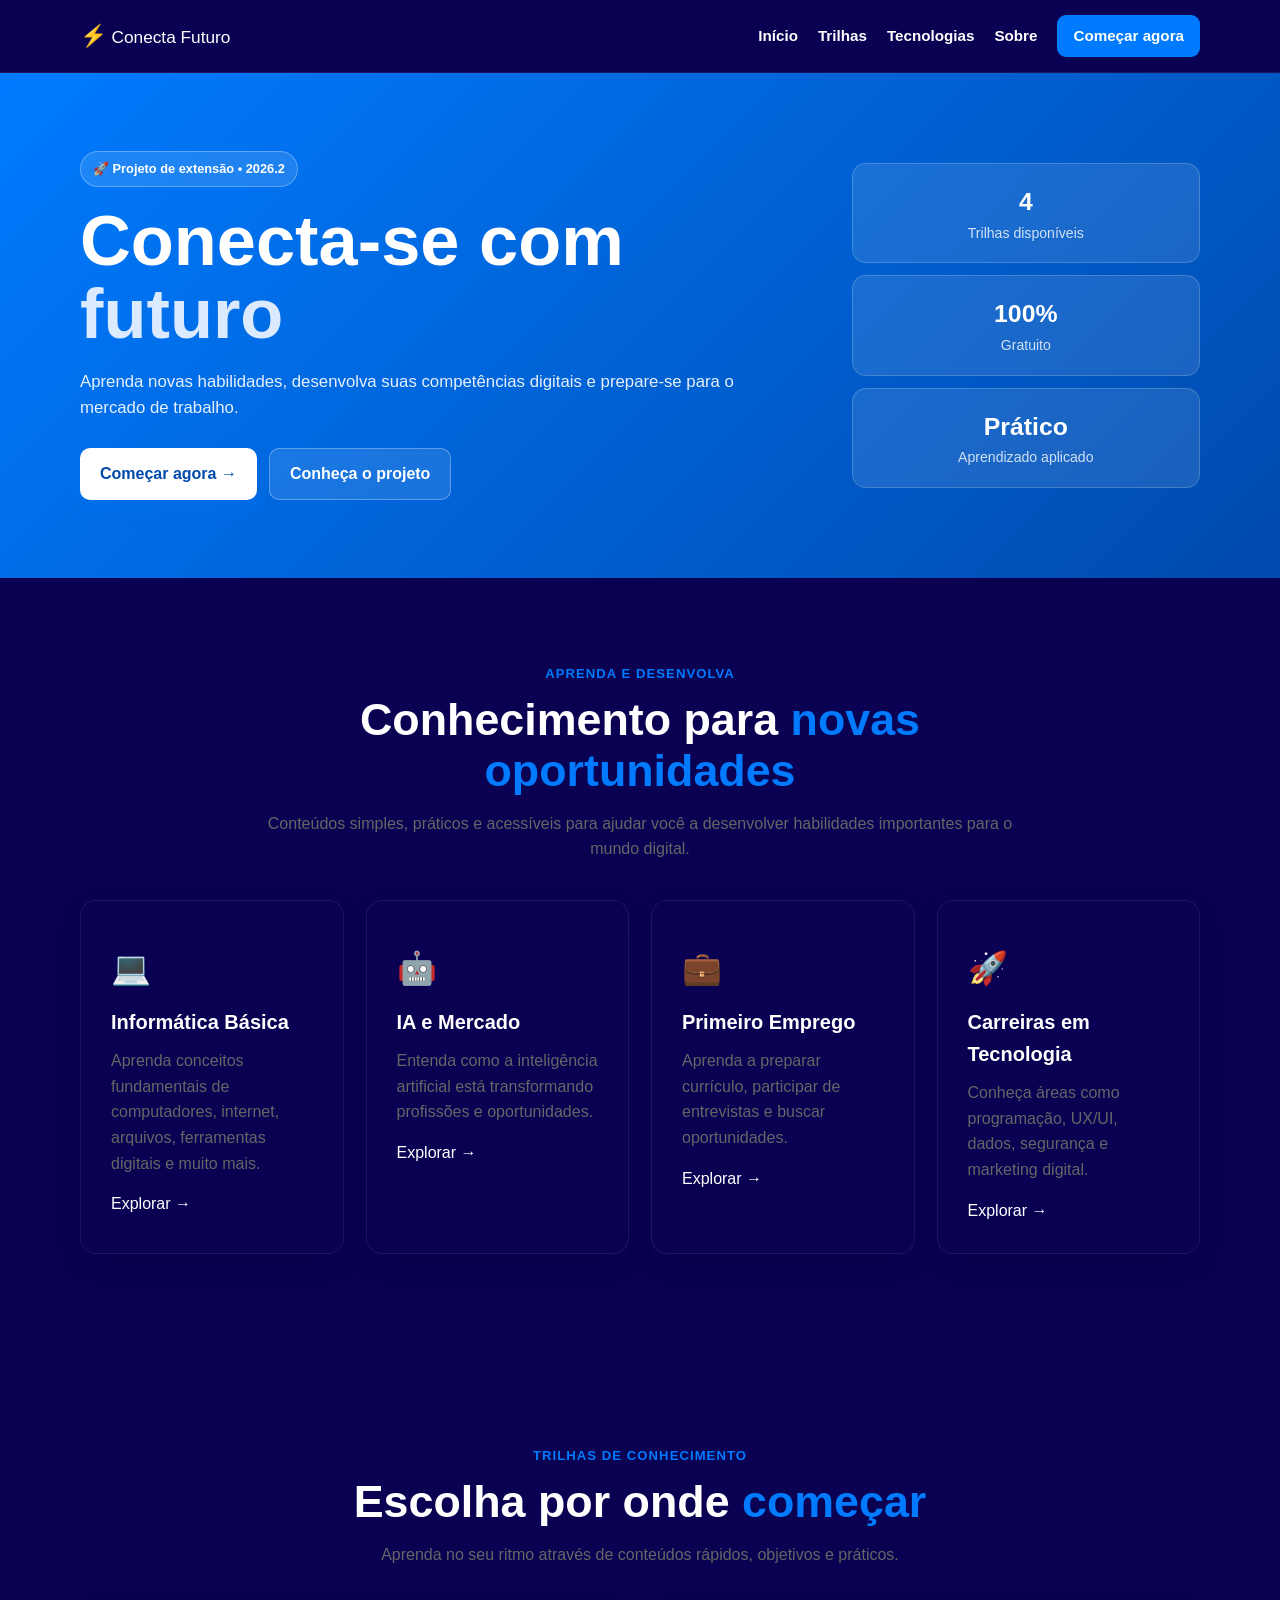
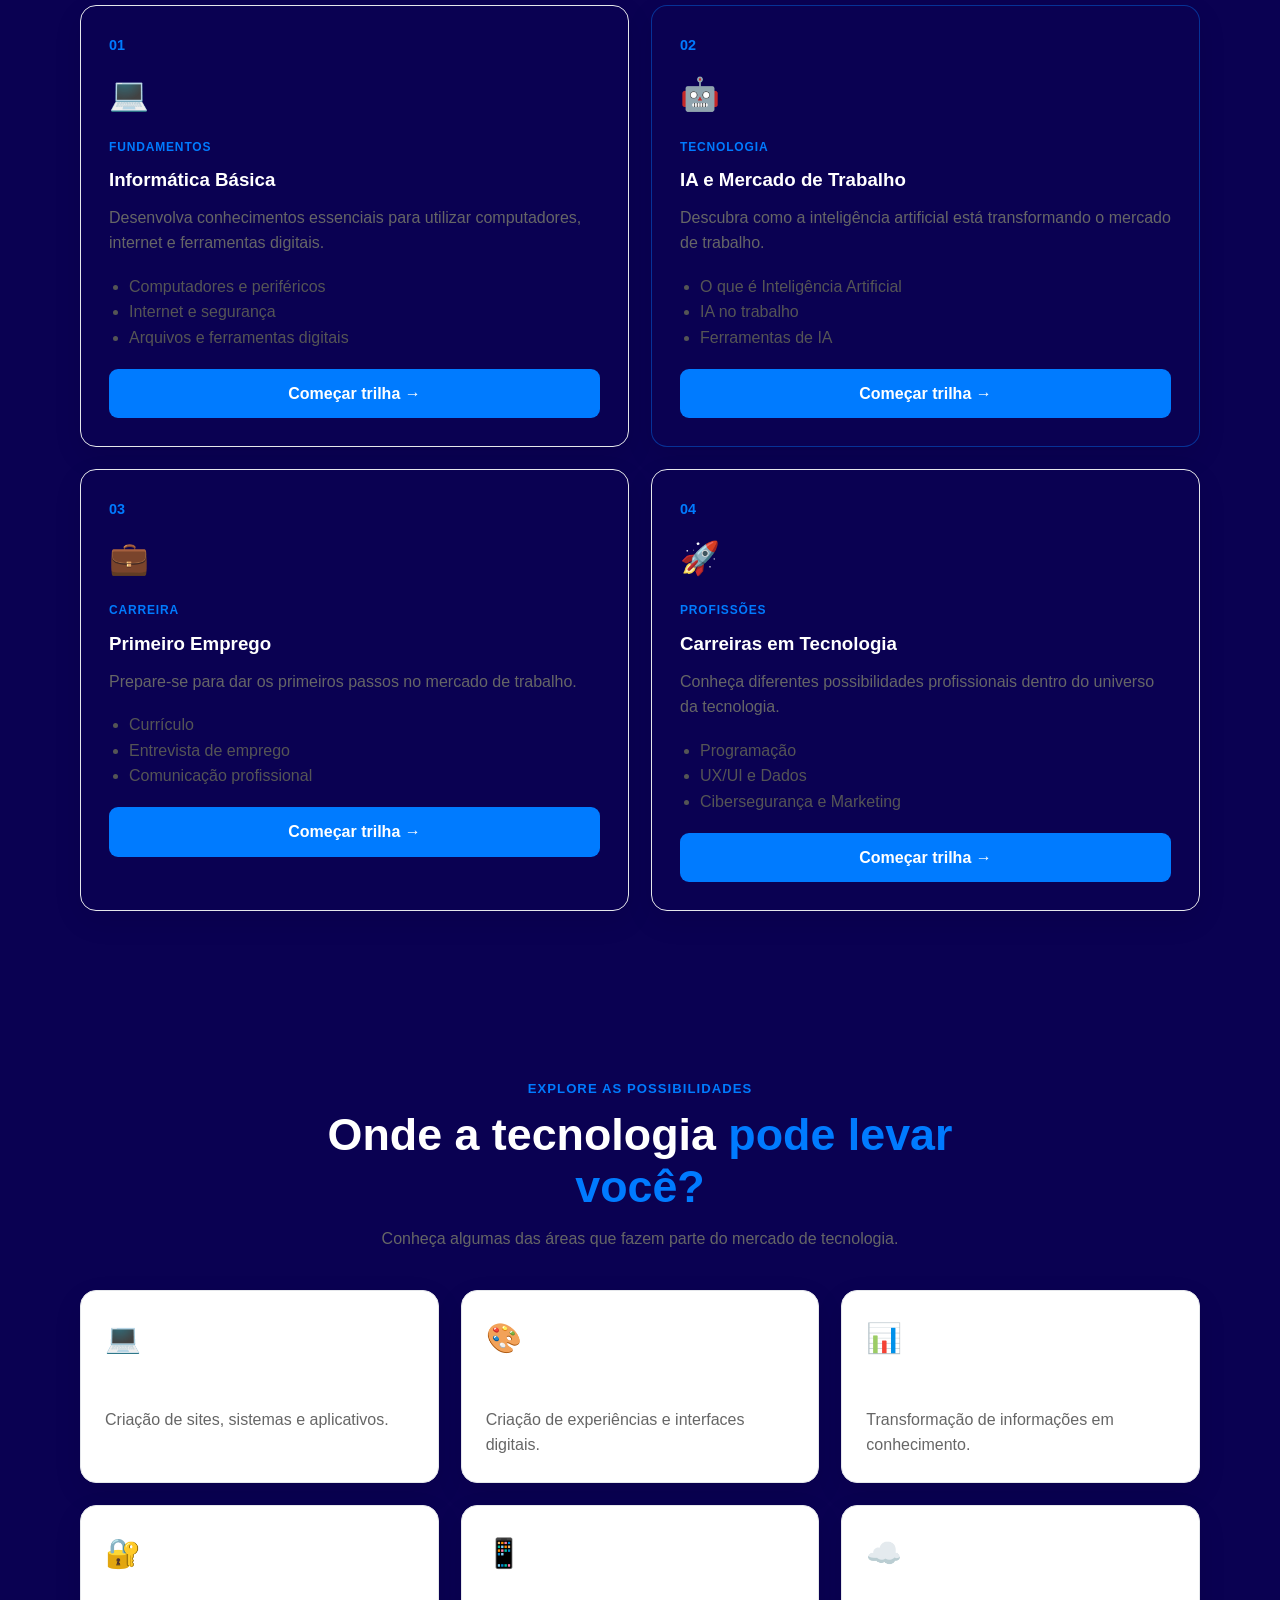
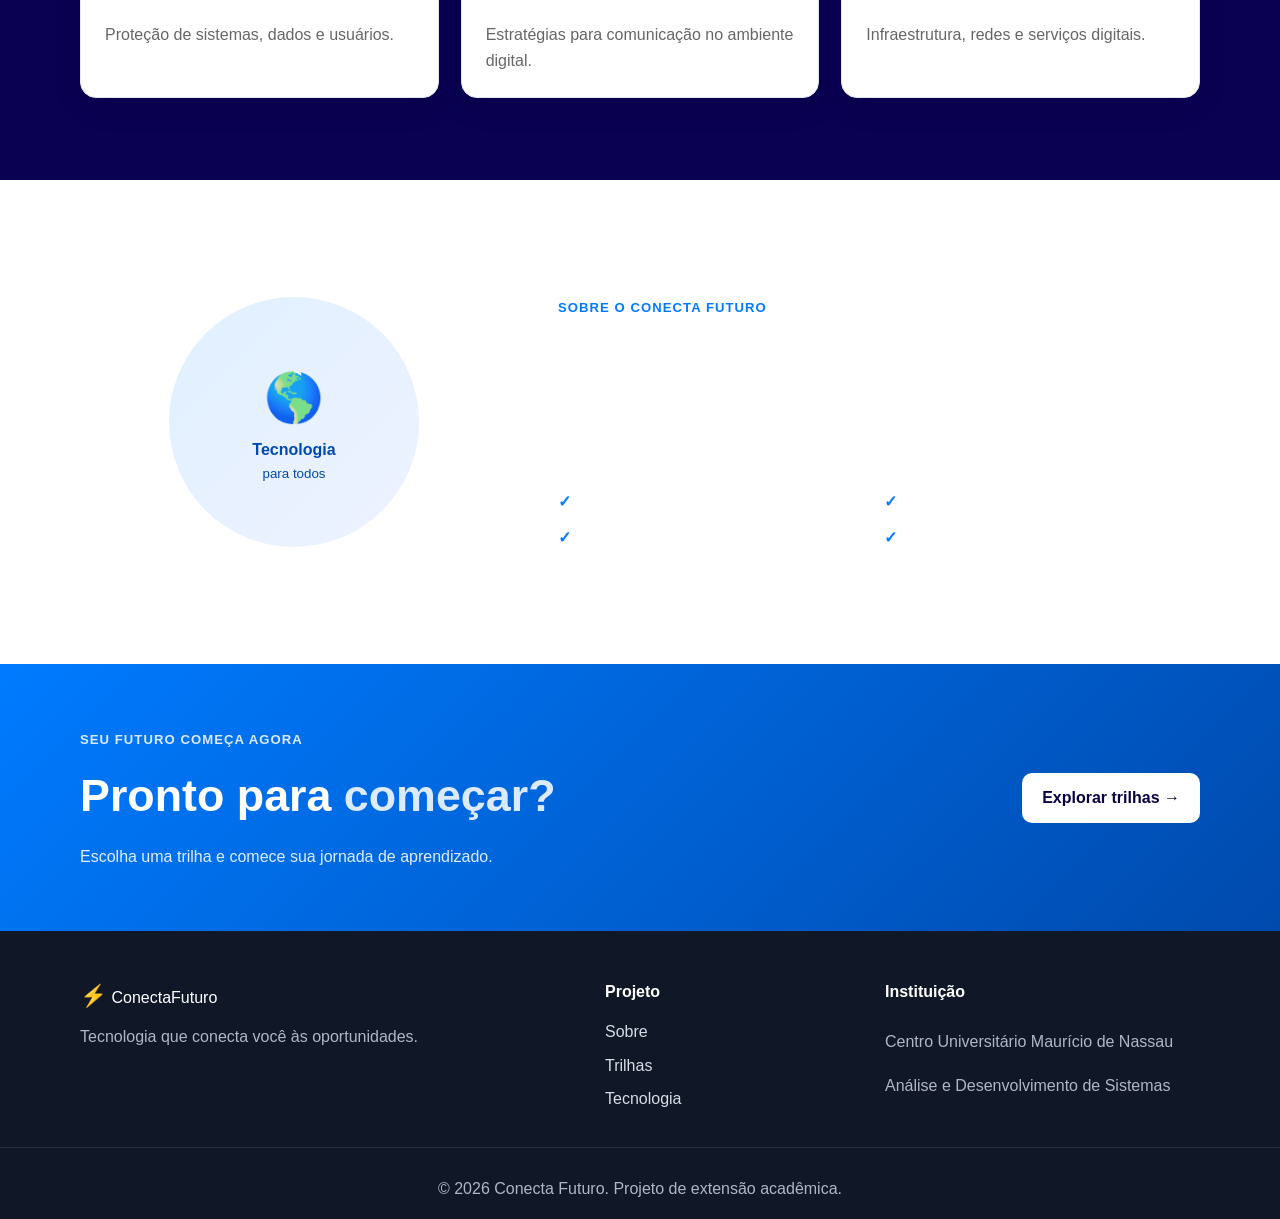
<file: index.html>
<!DOCTYPE html>
<html lang="pt-BR">
    <head>
        <meta charset="UTF-8">
        <meta name="viewport" content="width=device-width, initial-scale=1.0">
        <meta name="description" content="Conecta futuro - Capacitação tecnológica e preparação para o mercado de trabalho">

        <title>Conecta Futuro | Tecnologia e Oportunidades</title>

        <link rel="stylesheet" href="css/style.css">
    </head>

    <body>
        <!-- ==============================================
            cabeçalho do site
        =============================================== -->

        <header class="header">

            <div class="container navbar">
                <a href="#inicio" class="logo">
                    <span class="logo-icon">⚡</span>
                    <span class="logo-text">Conecta Futuro</span>
                </a>

                <button class="menu-toggle" id="menutoggle" aria-label="abrir menu">
                    ☰
                </button>
                
                <nav class="nav" id="nav">
                    <a href="#inicio">Início</a>
                    <a href="#trilhas">Trilhas</a>
                    <a href="#tecnologias">Tecnologias</a>
                    <a href="#sobre">Sobre</a>

                    <a href="cadastro.html" class="nav-button">Começar agora</a>
                </nav>


            </div>

        </header>

        <main>
            <!-- ===================================
                  Hero/ Início 
             ======================================= -->

             <section class="hero" id="inicio">
                <div class="container hero-content">
                    <div class="hero-texto">
                        <span class="badge">
                            🚀 Projeto de extensão • 2026.2
                        </span>
                        <h1>
                            Conecta-se com 
                            <span>futuro</span>
                        </h1>
                        <p>
                            Aprenda novas habilidades, desenvolva suas competências digitais e prepare-se para o mercado de trabalho.
                        </p>
                    <div class="hero-buttons">
                        <a href="cadastro.html" class="btn btn-primary">Começar agora →</a>
                        <a href="#sobre" class="btn btn-secondary">Conheça o projeto</a>
                    </div>   
                    </div>
                    <div class="hero-infor">

                        <div>
                            <strong>4</strong>
                            <span>Trilhas disponíveis</span>
                        </div>
                        <div>
                            <strong>100%</strong>
                            <span>Gratuito</span>
                        </div>
                        <div>
                            <strong>Prático</strong>
                            <span>Aprendizado aplicado</span>
                        </div>
                    </div>
                </div>



             </section>
        <!-- =========================
             O QUE VOCÊ VAI APRENDER
        ========================== -->

        <section class="learning" id="tecnologias">

            <div class="container">

                <div class="section-header">

                    <span class="section-label">
                        APRENDA E DESENVOLVA
                    </span>

                    <h2>
                        Conhecimento para
                        <span>novas oportunidades</span>
                    </h2>

                    <p>
                        Conteúdos simples, práticos e acessíveis para
                        ajudar você a desenvolver habilidades importantes
                        para o mundo digital.
                    </p>

                </div>


                <div class="feature-grid">

                    <article class="feature-card">

                        <div class="feature-icon">
                            💻
                        </div>

                        <h3>
                            Informática Básica
                        </h3>

                        <p>
                            Aprenda conceitos fundamentais de computadores,
                            internet, arquivos, ferramentas digitais e muito mais.
                        </p>

                        <a href="#trilhas">
                            Explorar →
                        </a>

                    </article>


                    <article class="feature-card">

                        <div class="feature-icon purple">
                            🤖
                        </div>

                        <h3>
                            IA e Mercado
                        </h3>

                        <p>
                            Entenda como a inteligência artificial está
                            transformando profissões e oportunidades.
                        </p>

                        <a href="#trilhas">
                            Explorar →
                        </a>

                    </article>


                    <article class="feature-card">

                        <div class="feature-icon orange">
                            💼
                        </div>

                        <h3>
                            Primeiro Emprego
                        </h3>

                        <p>
                            Aprenda a preparar currículo, participar de
                            entrevistas e buscar oportunidades.
                        </p>

                        <a href="#trilhas">
                            Explorar →
                        </a>

                    </article>


                    <article class="feature-card">

                        <div class="feature-icon green">
                            🚀
                        </div>

                        <h3>
                            Carreiras em Tecnologia
                        </h3>

                        <p>
                            Conheça áreas como programação, UX/UI,
                            dados, segurança e marketing digital.
                        </p>

                        <a href="#trilhas">
                            Explorar →
                        </a>

                    </article>

                </div>

            </div>

        </section>


        <!-- =========================
             TRILHAS
        ========================== -->

        <section class="trilhas" id="trilhas">

            <div class="container">

                <div class="section-header">

                    <span class="section-label">
                        TRILHAS DE CONHECIMENTO
                    </span>

                    <h2>
                        Escolha por onde
                        <span>começar</span>
                    </h2>

                    <p>
                        Aprenda no seu ritmo através de conteúdos
                        rápidos, objetivos e práticos.
                    </p>

                </div>


                <div class="trail-grid">

                    <!-- TRILHA 01 -->

                    <article class="trail-card">

                        <div class="trail-number">
                            01
                        </div>

                        <div class="trail-icon">
                            💻
                        </div>

                        <span class="trail-tag">
                            FUNDAMENTOS
                        </span>

                        <h3>
                            Informática Básica
                        </h3>

                        <p>
                            Desenvolva conhecimentos essenciais para
                            utilizar computadores, internet e ferramentas digitais.
                        </p>

                        <ul>
                            <li>Computadores e periféricos</li>
                            <li>Internet e segurança</li>
                            <li>Arquivos e ferramentas digitais</li>
                        </ul>

                        <button class="trail-button"
                            onclick="abrirTrilha('Informática Básica')">
                            Começar trilha →
                        </button>

                    </article>


                    <!-- TRILHA 02 -->

                    <article class="trail-card featured">

                        <div class="trail-number">
                            02
                        </div>

                        <div class="trail-icon">
                            🤖
                        </div>

                        <span class="trail-tag">
                            TECNOLOGIA
                        </span>

                        <h3>
                            IA e Mercado de Trabalho
                        </h3>

                        <p>
                            Descubra como a inteligência artificial está
                            transformando o mercado de trabalho.
                        </p>

                        <ul>
                            <li>O que é Inteligência Artificial</li>
                            <li>IA no trabalho</li>
                            <li>Ferramentas de IA</li>
                        </ul>

                        <button class="trail-button"
                            onclick="abrirTrilha('IA e Mercado de Trabalho')">
                            Começar trilha →
                        </button>

                    </article>


                    <!-- TRILHA 03 -->

                    <article class="trail-card">

                        <div class="trail-number">
                            03
                        </div>

                        <div class="trail-icon">
                            💼
                        </div>

                        <span class="trail-tag">
                            CARREIRA
                        </span>

                        <h3>
                            Primeiro Emprego
                        </h3>

                        <p>
                            Prepare-se para dar os primeiros passos
                            no mercado de trabalho.
                        </p>

                        <ul>
                            <li>Currículo</li>
                            <li>Entrevista de emprego</li>
                            <li>Comunicação profissional</li>
                        </ul>

                        <button class="trail-button"
                            onclick="abrirTrilha('Primeiro Emprego')">
                            Começar trilha →
                        </button>

                    </article>


                    <!-- TRILHA 04 -->

                    <article class="trail-card">

                        <div class="trail-number">
                            04
                        </div>

                        <div class="trail-icon">
                            🚀
                        </div>

                        <span class="trail-tag">
                            PROFISSÕES
                        </span>

                        <h3>
                            Carreiras em Tecnologia
                        </h3>

                        <p>
                            Conheça diferentes possibilidades profissionais
                            dentro do universo da tecnologia.
                        </p>

                        <ul>
                            <li>Programação</li>
                            <li>UX/UI e Dados</li>
                            <li>Cibersegurança e Marketing</li>
                        </ul>

                        <button class="trail-button"
                            onclick="abrirTrilha('Carreiras em Tecnologia')">
                            Começar trilha →
                        </button>

                    </article>

                </div>

            </div>

        </section>


        <!-- =========================
             ÁREAS DA TECNOLOGIA
        ========================== -->

        <section class="careers">

            <div class="container">

                <div class="section-header">

                    <span class="section-label">
                        EXPLORE AS POSSIBILIDADES
                    </span>

                    <h2>
                        Onde a tecnologia
                        <span>pode levar você?</span>
                    </h2>

                    <p>
                        Conheça algumas das áreas que fazem parte
                        do mercado de tecnologia.
                    </p>

                </div>


                <div class="career-grid">

                    <div class="career-card">
                        <span>💻</span>
                        <h3>Programação</h3>
                        <p>Criação de sites, sistemas e aplicativos.</p>
                    </div>

                    <div class="career-card">
                        <span>🎨</span>
                        <h3>UX/UI</h3>
                        <p>Criação de experiências e interfaces digitais.</p>
                    </div>

                    <div class="career-card">
                        <span>📊</span>
                        <h3>Dados</h3>
                        <p>Transformação de informações em conhecimento.</p>
                    </div>

                    <div class="career-card">
                        <span>🔐</span>
                        <h3>Cibersegurança</h3>
                        <p>Proteção de sistemas, dados e usuários.</p>
                    </div>

                    <div class="career-card">
                        <span>📱</span>
                        <h3>Marketing Digital</h3>
                        <p>Estratégias para comunicação no ambiente digital.</p>
                    </div>

                    <div class="career-card">
                        <span>☁️</span>
                        <h3>Cloud & TI</h3>
                        <p>Infraestrutura, redes e serviços digitais.</p>
                    </div>

                </div>

            </div>

        </section>


        <!-- =========================
             SOBRE O PROJETO
        ========================== -->

        <section class="about" id="sobre">

            <div class="container about-content">

                <div class="about-image">

                    <div class="about-circle">

                        <span>🌎</span>

                        <strong>
                            Tecnologia
                        </strong>

                        <small>
                            para todos
                        </small>

                    </div>

                </div>


                <div class="about-text">

                    <span class="section-label">
                        SOBRE O CONECTA FUTURO
                    </span>

                    <h2>
                        Tecnologia também é
                        <span>oportunidade.</span>
                    </h2>

                    <p>
                        O Conecta Futuro é um projeto de extensão
                        desenvolvido por estudantes de Análise e
                        Desenvolvimento de Sistemas.
                    </p>

                    <p>
                        Nosso objetivo é promover a inclusão digital
                        e ajudar jovens e pessoas da comunidade a
                        desenvolver competências importantes para
                        as transformações do mercado de trabalho.
                    </p>

                    <div class="about-list">

                        <div>
                            <span>✓</span>
                            Conteúdo gratuito
                        </div>

                        <div>
                            <span>✓</span>
                            Linguagem acessível
                        </div>

                        <div>
                            <span>✓</span>
                            Atividades práticas
                        </div>

                        <div>
                            <span>✓</span>
                            Preparação profissional
                        </div>

                    </div>

                </div>

            </div>

        </section>


        <!-- =========================
             CTA
        ========================== -->

        <section class="cta">

            <div class="container cta-content">

                <div>

                    <span class="section-label">
                        SEU FUTURO COMEÇA AGORA
                    </span>

                    <h2>
                        Pronto para
                        <span>começar?</span>
                    </h2>

                    <p>
                        Escolha uma trilha e comece sua jornada
                        de aprendizado.
                    </p>

                </div>

                <a href="#trilhas" class="btn btn-light">
                    Explorar trilhas →
                </a>

            </div>

        </section>


    </main>


    <!-- =========================
         RODAPÉ
    ========================== -->

    <footer class="footer">

        <div class="container footer-content">

            <div>

                <a href="#inicio" class="logo footer-logo">
                    <span class="logo-icon">⚡</span>
                    <span>Conecta<span>Futuro</span></span>
                </a>

                <p>
                    Tecnologia que conecta você às oportunidades.
                </p>

            </div>


            <div class="footer-links">

                <h4>Projeto</h4>

                <a href="#sobre">Sobre</a>
                <a href="#trilhas">Trilhas</a>
                <a href="#tecnologias">Tecnologia</a>

            </div>


            <div class="footer-links">

                <h4>Instituição</h4>

                <p>
                    Centro Universitário Maurício de Nassau
                </p>

                <p>
                    Análise e Desenvolvimento de Sistemas
                </p>

            </div>

        </div>


        <div class="footer-bottom">

            <p>
                © 2026 Conecta Futuro. Projeto de extensão acadêmica.
            </p>

        </div>

    </footer>


    <!-- =========================
         MODAL DAS TRILHAS
    ========================== -->

    <div class="modal" id="trailModal">

        <div class="modal-content">

            <button class="modal-close" id="modalClose">
                ×
            </button>

            <span class="section-label">
                TRILHA DE CONHECIMENTO
            </span>

            <h2 id="modalTitle">
                Trilha
            </h2>

            <p>
                Em breve você poderá acessar as aulas,
                tutoriais e atividades desta trilha.
            </p>

            <button class="btn btn-primary" id="modalButton">
                Entendi
            </button>

        </div>

    </div>


    <script src="js/script.js"></script>

</body>

</html>
</file>
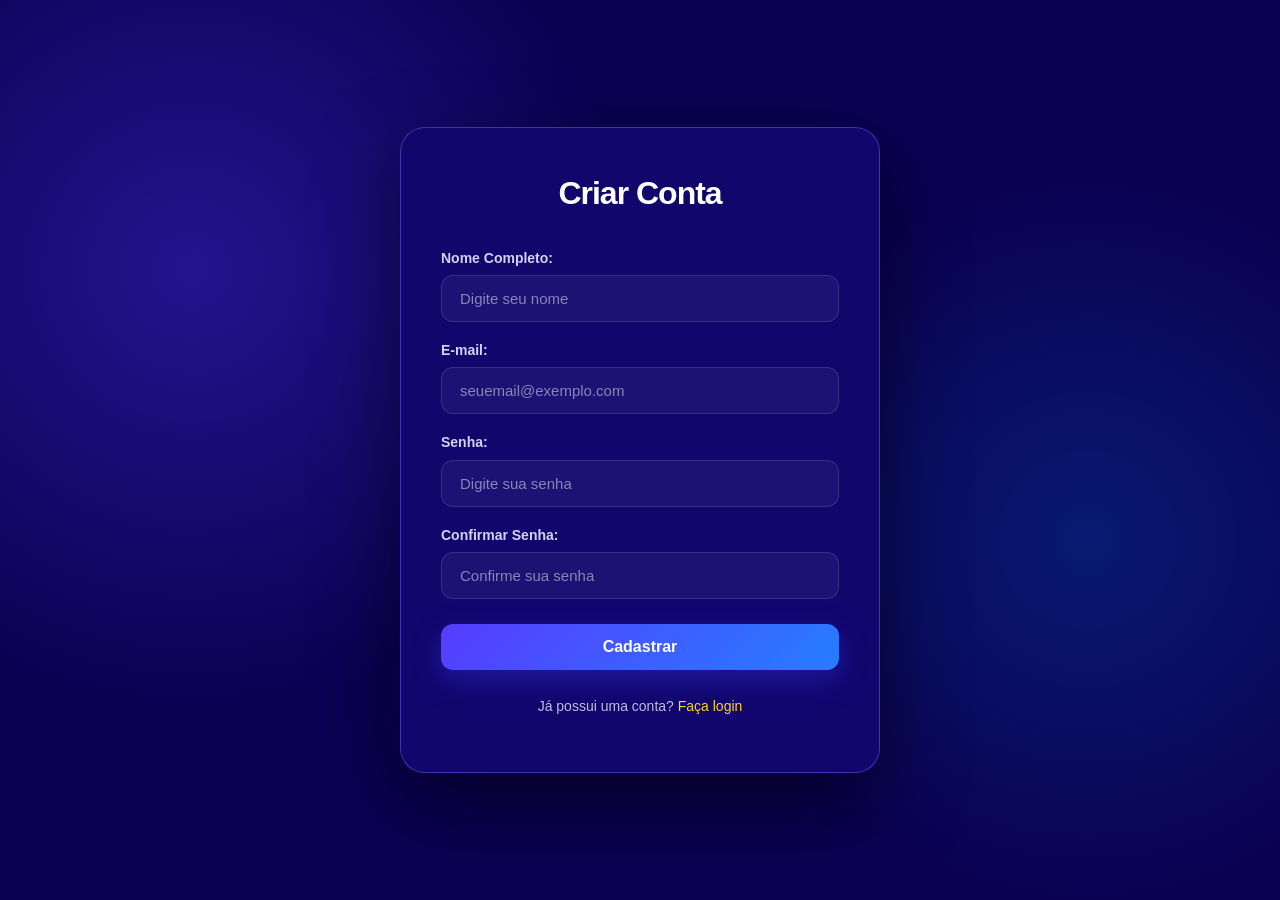
<file: cadastro.html>
<!DOCTYPE html>
<html lang="pt-BR">

<head>
    <meta charset="UTF-8">
    <meta name="viewport" content="width=device-width, initial-scale=1.0">

    <title>Cadastro</title>

    <link rel="stylesheet" href="css/auth.css">
</head>

<body>

    <main class="auth-container">

        <h2>Criar Conta</h2>

       <form id="cadastroForm">

            <div>
                <label for="nome">Nome Completo:</label>

                <input
                    type="text"
                    id="nome"
                    name="nome"
                    placeholder="Digite seu nome"
                    required
                >
            </div>

            <div>
                <label for="email">E-mail:</label>

                <input
                    type="email"
                    id="email"
                    name="email"
                    placeholder="seuemail@exemplo.com"
                    required
                >
            </div>

            <div>
                <label for="senha">Senha:</label>

                <input
                    type="password"
                    id="senha"
                    name="senha"
                    placeholder="Digite sua senha"
                    minlength="6"
                    required
                >
            </div>

            <div>
                <label for="confirmarSenha">Confirmar Senha:</label>

                <input
                    type="password"
                    id="confirmarSenha"
                    name="confirmarSenha"
                    placeholder="Confirme sua senha"
                    required
                >
            </div>

            <button type="submit">
                Cadastrar
            </button>
           
           <p id="mensagem"></p>

        </form>

        <p class="login-link">
            Já possui uma conta?
            <a href="login.html">Faça login</a>
        </p>

    </main>
    
<script src="js/script.js"></script>
    
</body>

</html>
</file>
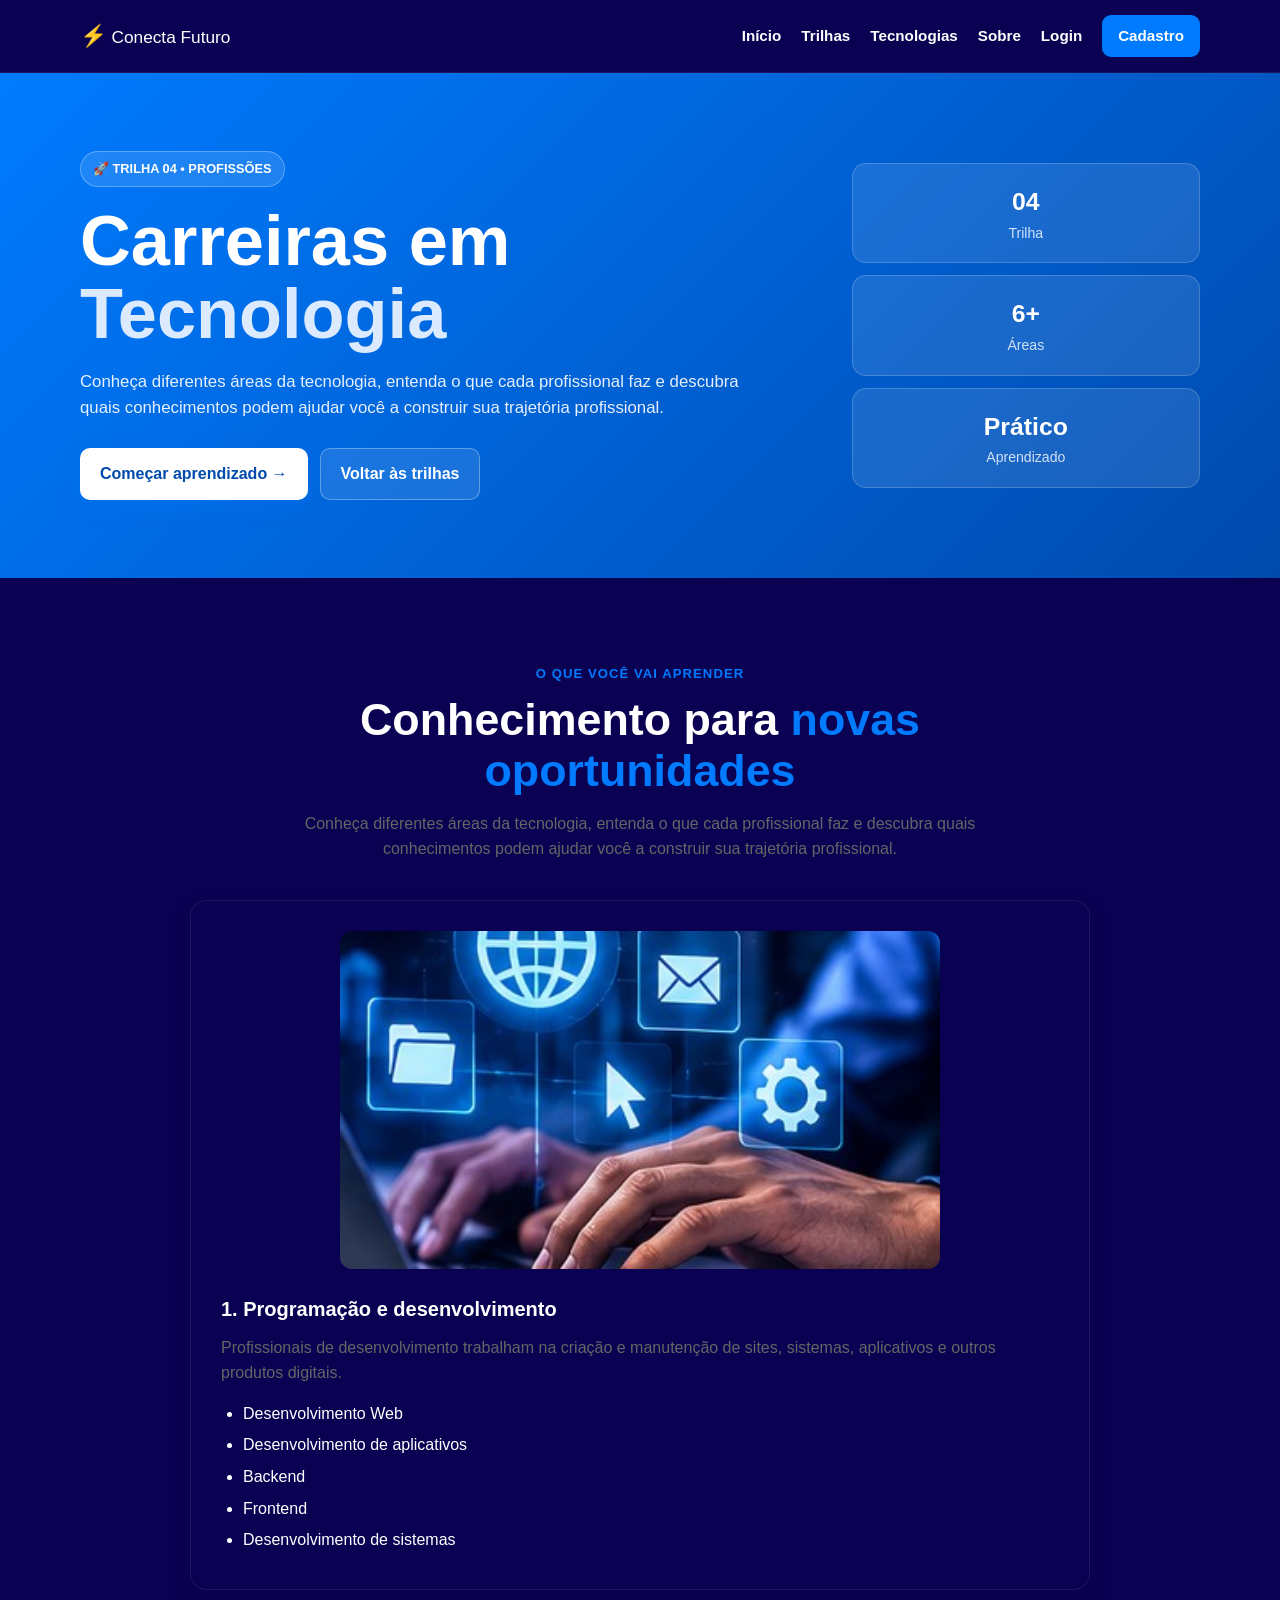
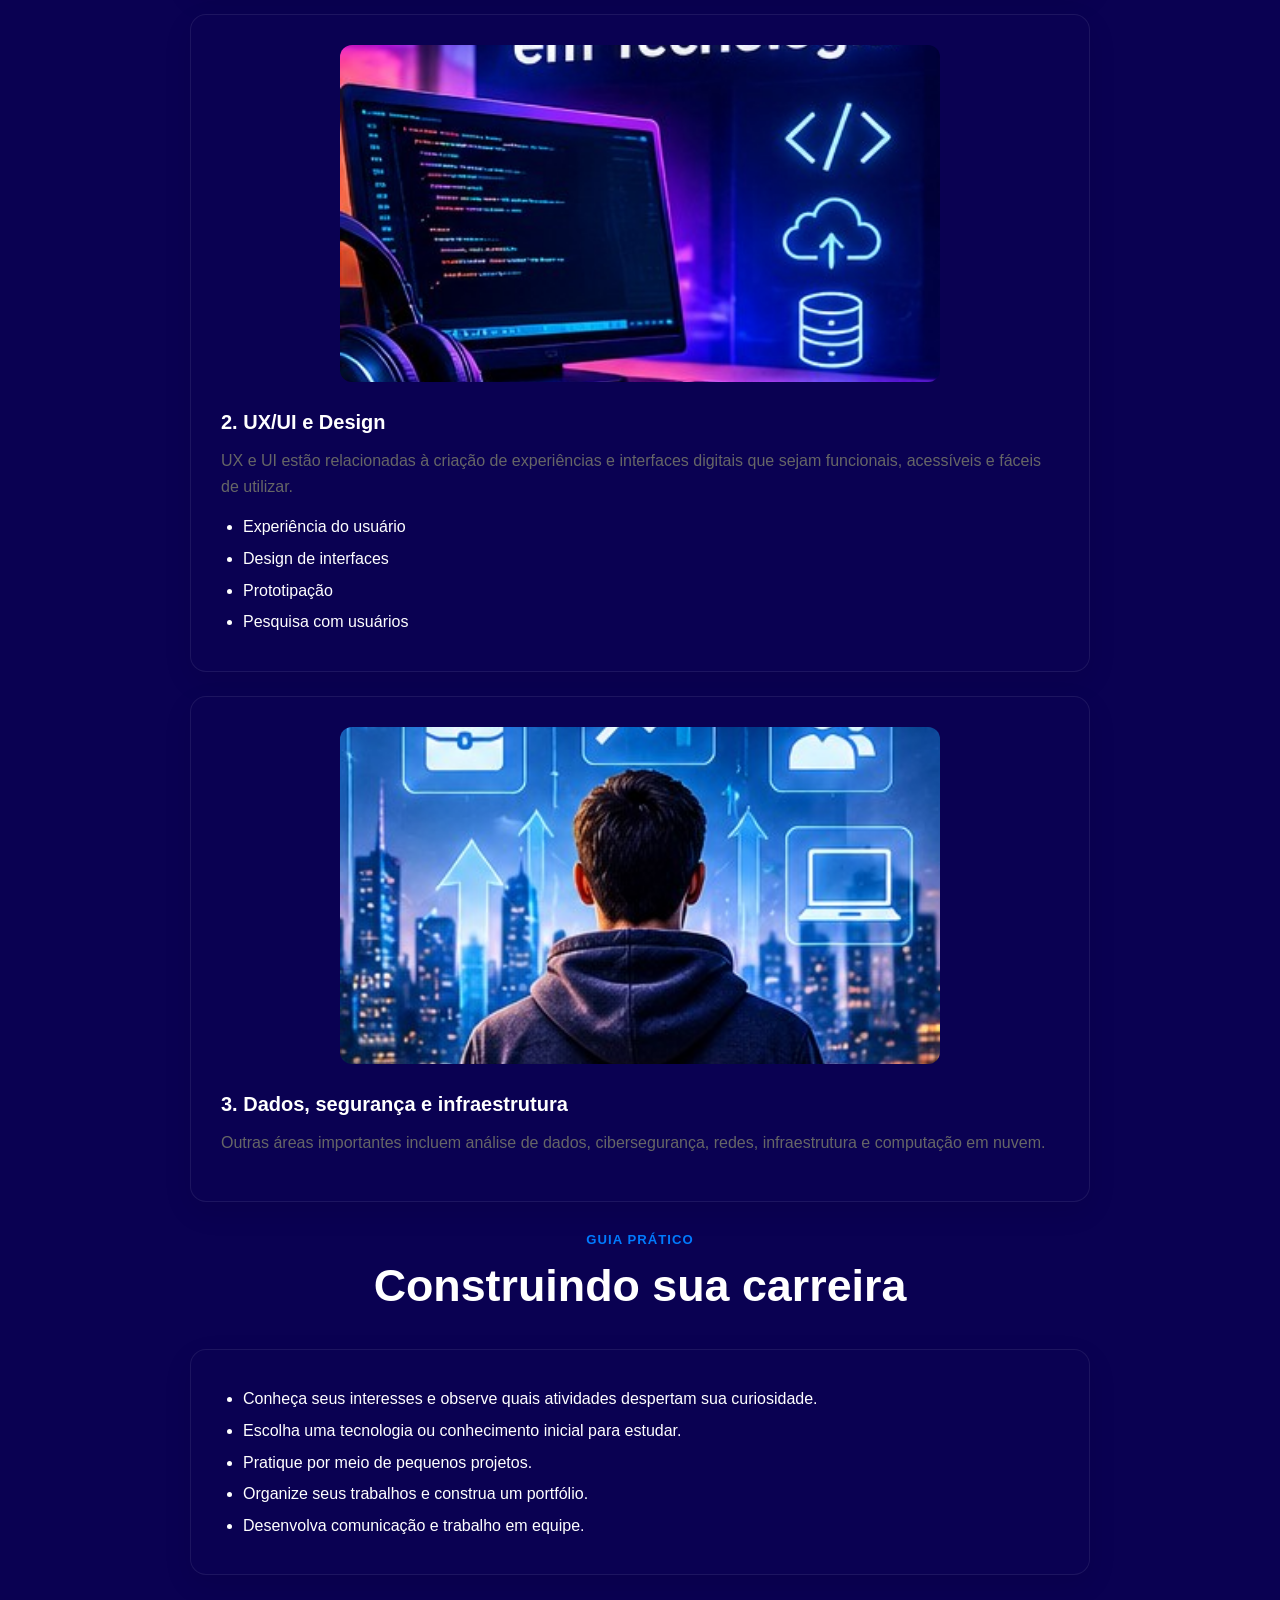
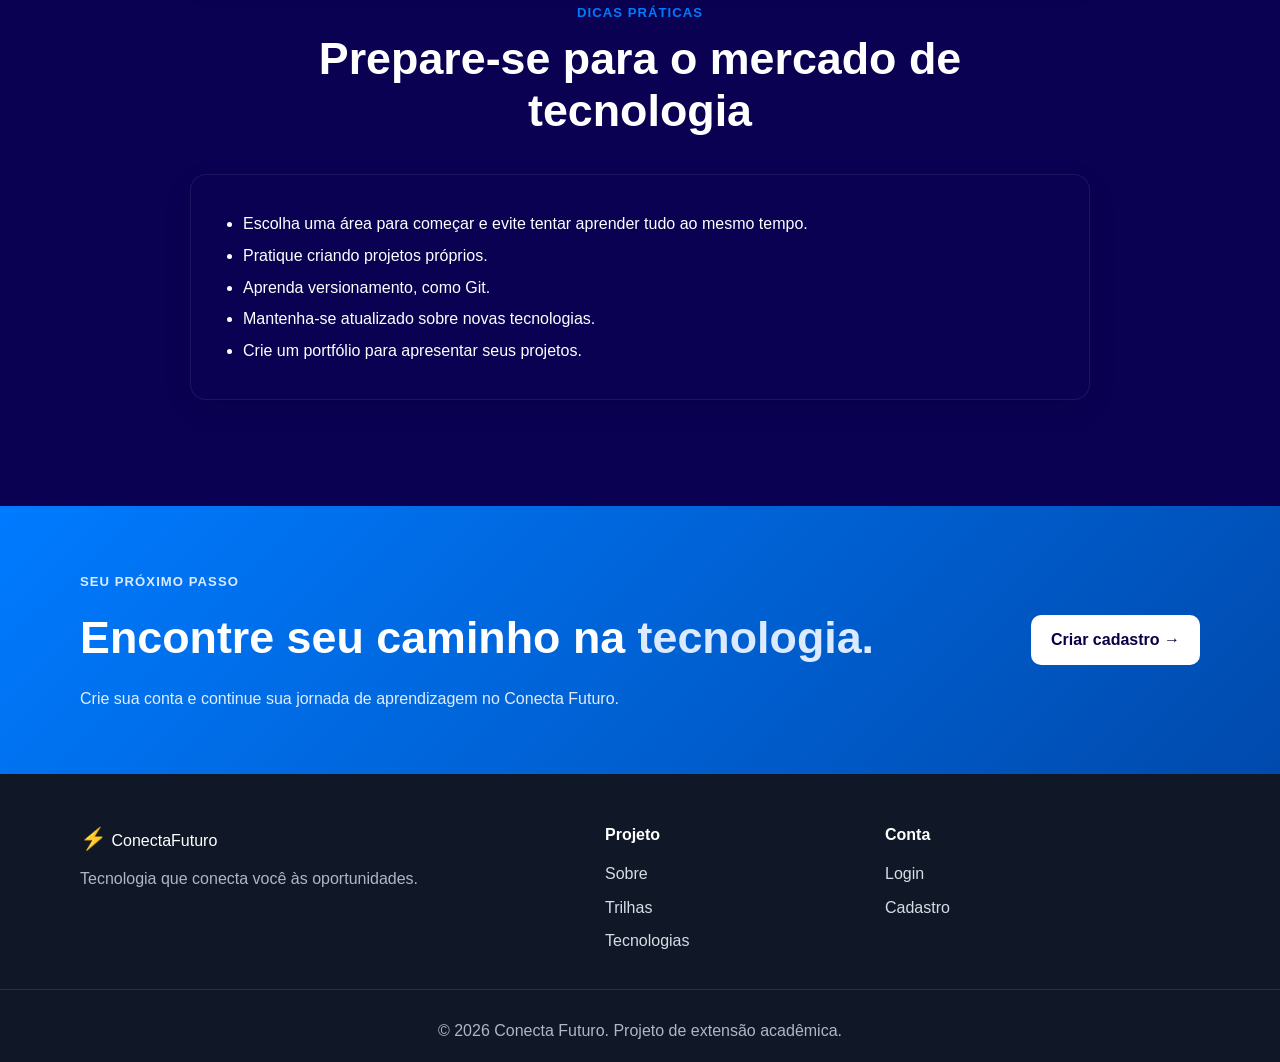
<file: carreiras-tecnologia.html>
<!DOCTYPE html>
<html lang="pt-BR">
<head>
    <meta charset="UTF-8">
    <meta name="viewport" content="width=device-width, initial-scale=1.0">
    <meta name="description" content="Carreiras em Tecnologia — trilha do Conecta Futuro">
    <title>Carreiras em Tecnologia | Conecta Futuro</title>
    <link rel="stylesheet" href="css/style.css">
</head>

<body>
    <!-- Cabeçalho reutilizado em todas as trilhas. -->
    <header class="header">
        <div class="container navbar">
            <a href="index.html" class="logo" aria-label="Conecta Futuro - página inicial">
                <span class="logo-icon" aria-hidden="true">⚡</span>
                <span class="logo-text">Conecta Futuro</span>
            </a>

            <button class="menu-toggle" id="menutoggle"
                type="button" aria-label="Abrir menu" aria-controls="nav"
                aria-expanded="false">☰</button>

            <nav class="nav" id="nav" aria-label="Navegação principal">
                <a href="index.html">Início</a>
                <a href="index.html#trilhas">Trilhas</a>
                <a href="index.html#tecnologias">Tecnologias</a>
                <a href="index.html#sobre">Sobre</a>
                <a href="login.html">Login</a>
                <a href="cadastro.html" class="nav-button">Cadastro</a>
            </nav>
        </div>
    </header>

    <main>
        <section class="hero">
            <div class="container hero-content">
                <div class="hero-texto">
                    <span class="badge">🚀 TRILHA 04 • PROFISSÕES</span>
                    <h1>Carreiras em <span>Tecnologia</span></h1>
                    <p>Conheça diferentes áreas da tecnologia, entenda o que cada profissional faz e descubra quais conhecimentos podem ajudar você a construir sua trajetória profissional.</p>

                    <div class="hero-buttons">
                        <a href="#conteudo" class="btn btn-primary">Começar aprendizado →</a>
                        <a href="index.html#trilhas" class="btn btn-secondary">Voltar às trilhas</a>
                    </div>
                </div>

                <div class="hero-infor" aria-label="Informações da trilha">
                    <div>
                        <strong>04</strong>
                        <span>Trilha</span>
                    </div>
                    <div>
                        <strong>6+</strong>
                        <span>Áreas</span>
                    </div>
                    <div>
                        <strong>Prático</strong>
                        <span>Aprendizado</span>
                    </div>
                </div>
            </div>
        </section>

        <section class="learning" id="conteudo">
            <div class="container">
                <div class="section-header">
                    <span class="section-label">O QUE VOCÊ VAI APRENDER</span>
                    <h2>Conhecimento para <span>novas oportunidades</span></h2>
                    <p>Conheça diferentes áreas da tecnologia, entenda o que cada profissional faz e descubra quais conhecimentos podem ajudar você a construir sua trajetória profissional.</p>
                </div>

                <article class="feature-card">
                    <img src="imagens/carreira1.jpeg"
                        alt="Profissional trabalhando com programação"
                        onerror="this.removeAttribute('src'); this.alt='Profissional trabalhando com programação';">

                    <h3>1. Programação e desenvolvimento</h3>

                    <p>Profissionais de desenvolvimento trabalham na criação e manutenção de sites, sistemas, aplicativos e outros produtos digitais.</p>

                    <ul>
                        <li>Desenvolvimento Web</li>
                        <li>Desenvolvimento de aplicativos</li>
                        <li>Backend</li>
                        <li>Frontend</li>
                        <li>Desenvolvimento de sistemas</li>
                    </ul>
                </article>

                <article class="feature-card">
                    <img src="imagens/carreira2.jpg"
                        alt="Profissional criando uma interface digital"
                        onerror="this.removeAttribute('src'); this.alt='Profissional criando uma interface digital';">

                    <h3>2. UX/UI e Design</h3>

                    <p>UX e UI estão relacionadas à criação de experiências e interfaces digitais que sejam funcionais, acessíveis e fáceis de utilizar.</p>

                    <ul>
                        <li>Experiência do usuário</li>
                        <li>Design de interfaces</li>
                        <li>Prototipação</li>
                        <li>Pesquisa com usuários</li>
                    </ul>
                </article>

                <article class="feature-card">
                    <img src="imagens/carreira3.jpg"
                        alt="Profissionais trabalhando com dados e tecnologia"
                        onerror="this.removeAttribute('src'); this.alt='Profissionais trabalhando com dados e tecnologia';">

                    <h3>3. Dados, segurança e infraestrutura</h3>

                    <p>Outras áreas importantes incluem análise de dados, cibersegurança, redes, infraestrutura e computação em nuvem.</p>
                </article>

                <div class="section-header">
                    <span class="section-label">GUIA PRÁTICO</span>
                    <h2>Construindo sua carreira</h2>
                </div>

                <article class="feature-card">
                    <ul>
                        <li>Conheça seus interesses e observe quais atividades despertam sua curiosidade.</li>
                        <li>Escolha uma tecnologia ou conhecimento inicial para estudar.</li>
                        <li>Pratique por meio de pequenos projetos.</li>
                        <li>Organize seus trabalhos e construa um portfólio.</li>
                        <li>Desenvolva comunicação e trabalho em equipe.</li>
                    </ul>
                </article>

                <div class="section-header">
                    <span class="section-label">DICAS PRÁTICAS</span>
                    <h2>Prepare-se para o mercado de tecnologia</h2>
                </div>

                <article class="feature-card">
                    <ul>
                        <li>Escolha uma área para começar e evite tentar aprender tudo ao mesmo tempo.</li>
                        <li>Pratique criando projetos próprios.</li>
                        <li>Aprenda versionamento, como Git.</li>
                        <li>Mantenha-se atualizado sobre novas tecnologias.</li>
                        <li>Crie um portfólio para apresentar seus projetos.</li>
                    </ul>
                </article>
            </div>
        </section>

        <section class="cta">
            <div class="container cta-content">
                <div>
                    <span class="section-label">SEU PRÓXIMO PASSO</span>
                    <h2>Encontre seu caminho na <span>tecnologia.</span></h2>
                    <p>Crie sua conta e continue sua jornada de aprendizagem no Conecta Futuro.</p>
                </div>
                <a href="cadastro.html" class="btn btn-light">Criar cadastro →</a>
            </div>
        </section>
    </main>

    <footer class="footer">
        <div class="container footer-content">
            <div>
                <a href="index.html" class="logo footer-logo">
                    <span class="logo-icon" aria-hidden="true">⚡</span>
                    <span>Conecta<span>Futuro</span></span>
                </a>
                <p>Tecnologia que conecta você às oportunidades.</p>
            </div>

            <div class="footer-links">
                <h4>Projeto</h4>
                <a href="index.html#sobre">Sobre</a>
                <a href="index.html#trilhas">Trilhas</a>
                <a href="index.html#tecnologias">Tecnologias</a>
            </div>

            <div class="footer-links">
                <h4>Conta</h4>
                <a href="login.html">Login</a>
                <a href="cadastro.html">Cadastro</a>
            </div>
        </div>

        <div class="footer-bottom">
            <p>© 2026 Conecta Futuro. Projeto de extensão acadêmica.</p>
        </div>
    </footer>

    <script src="js/script.js"></script>
</body>
</html>
</file>
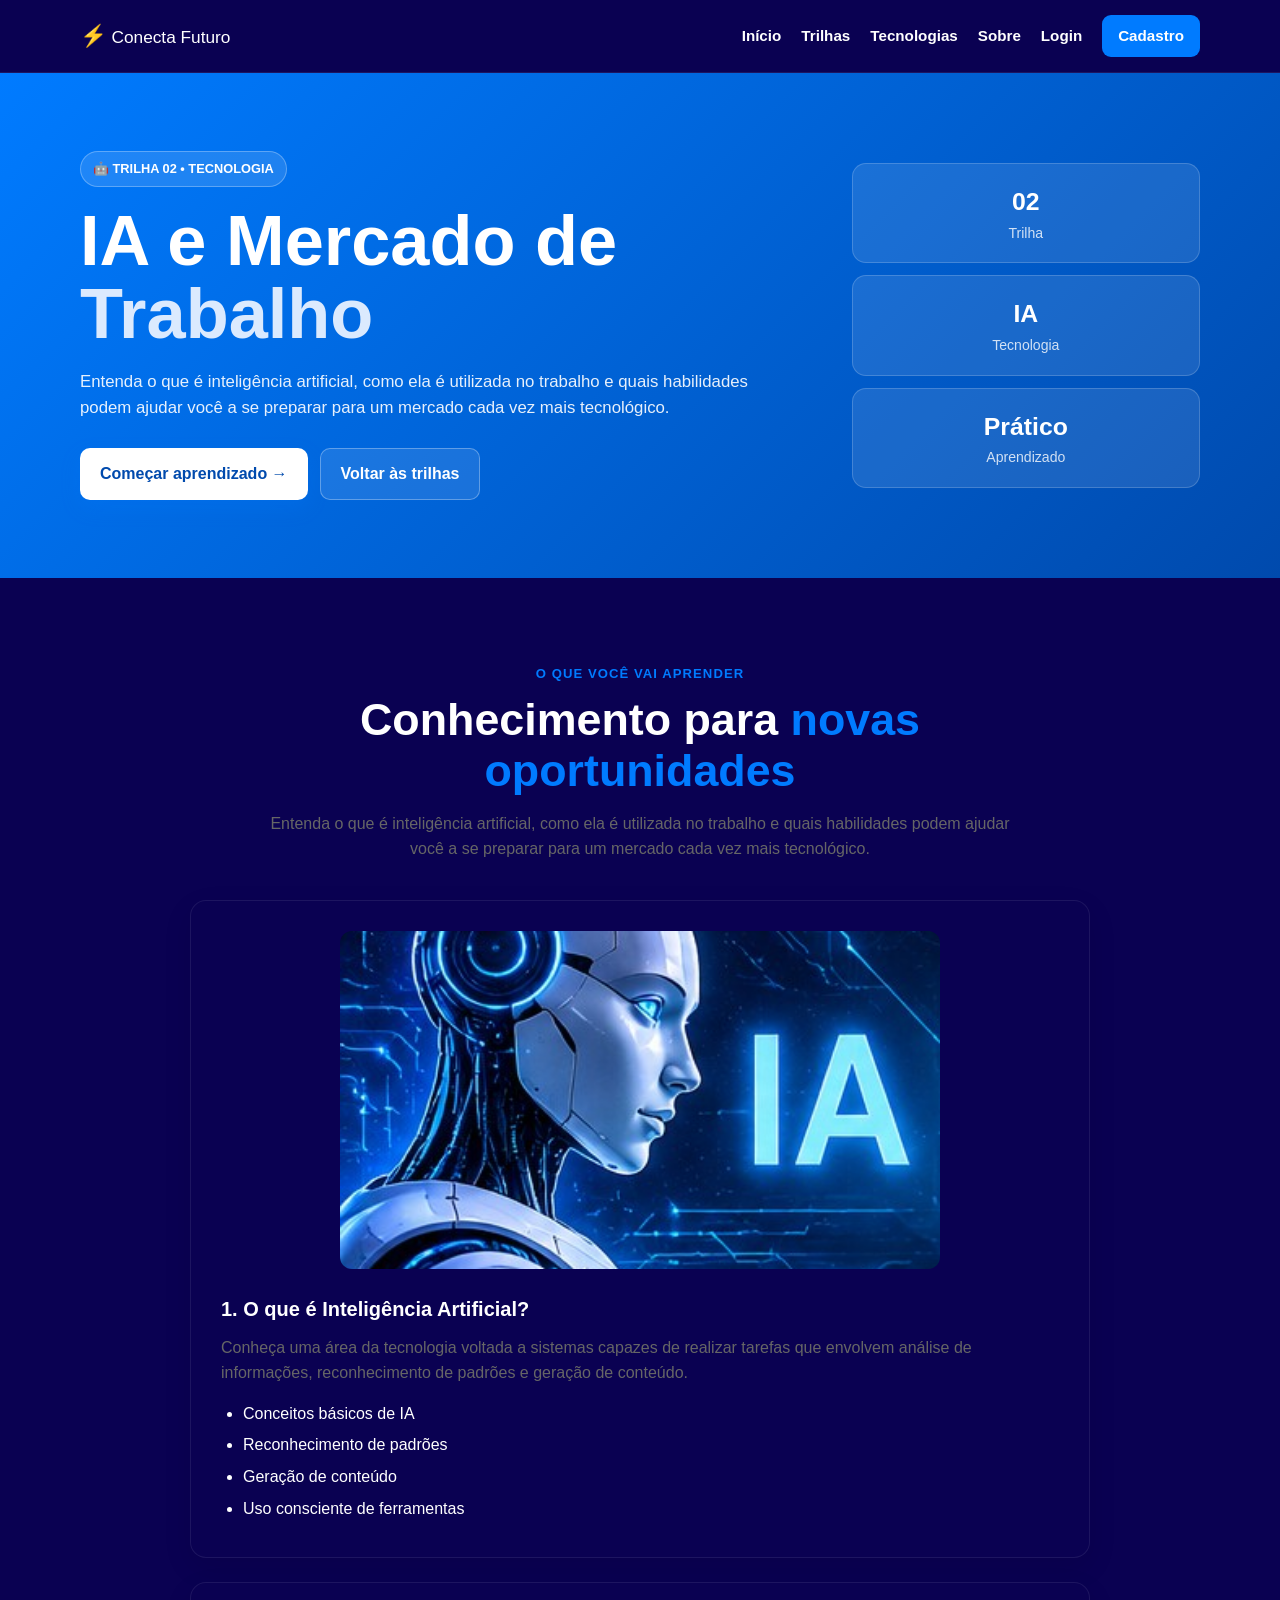
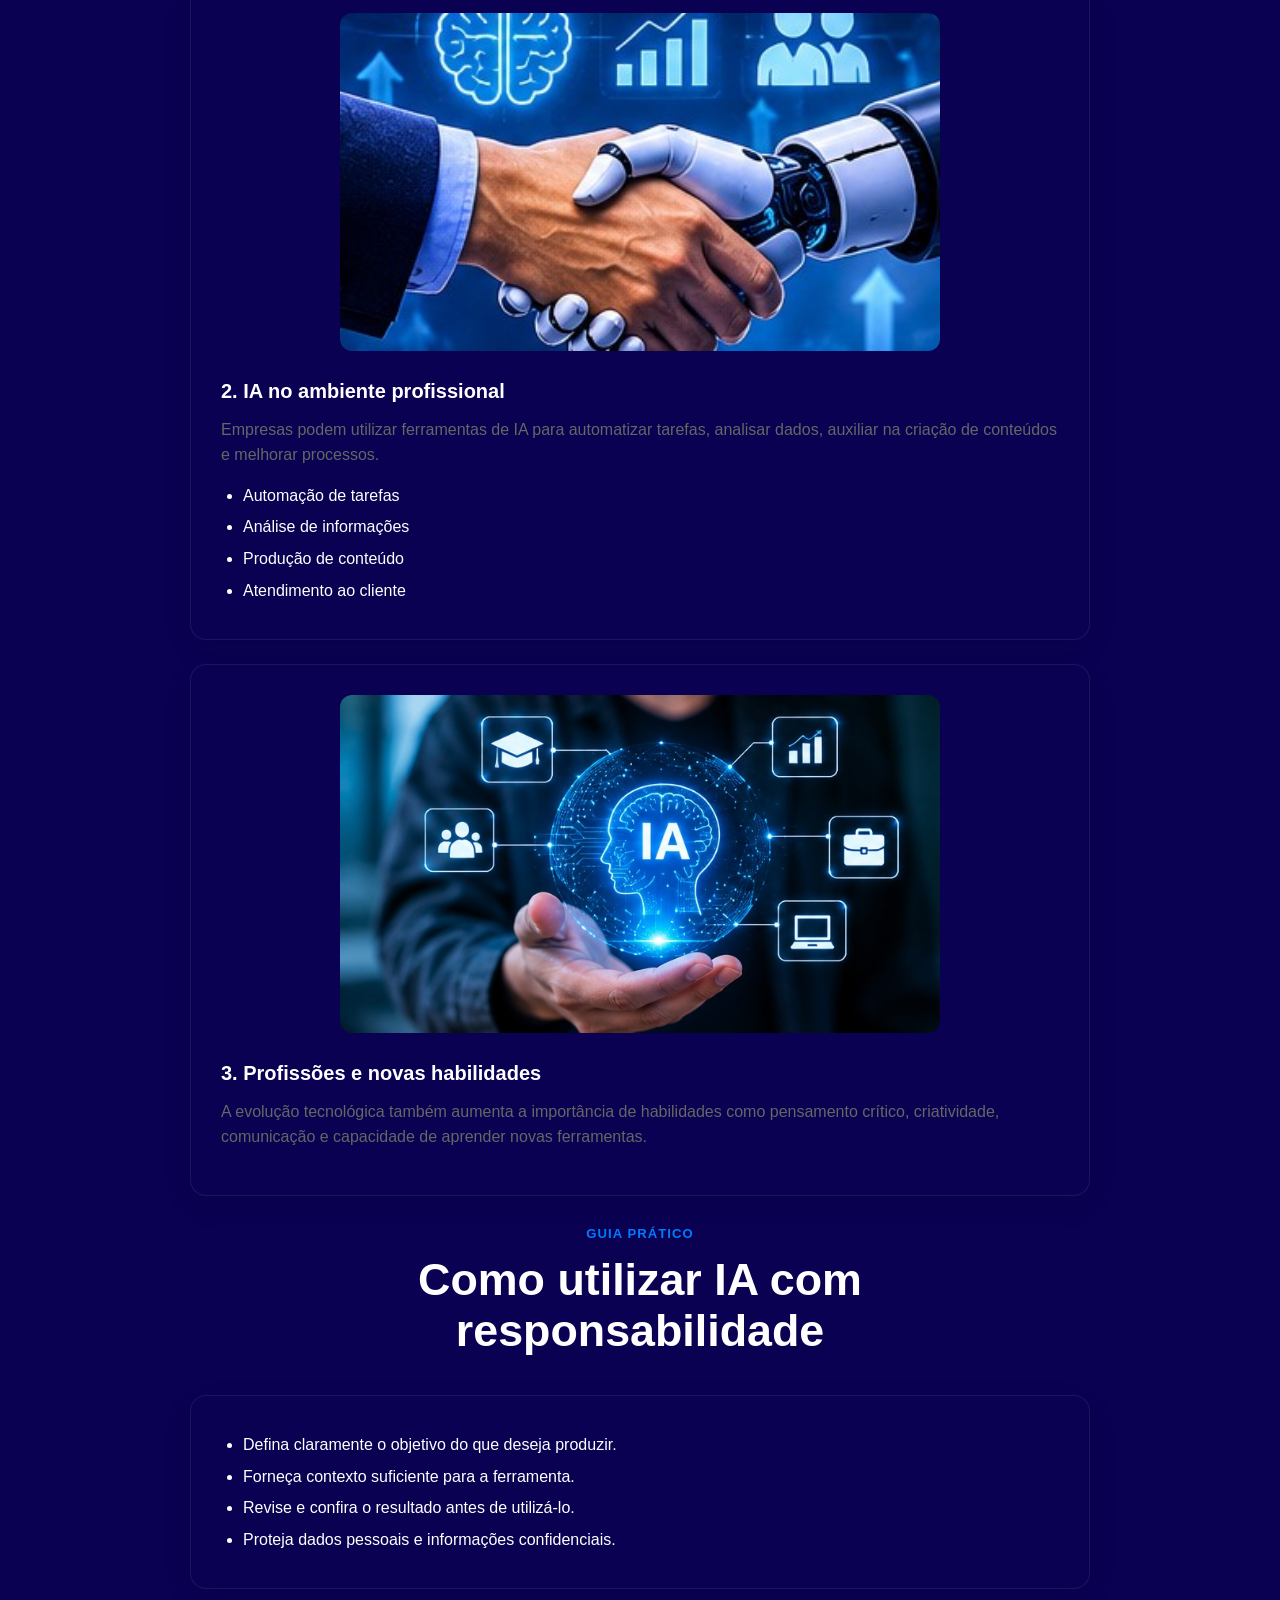
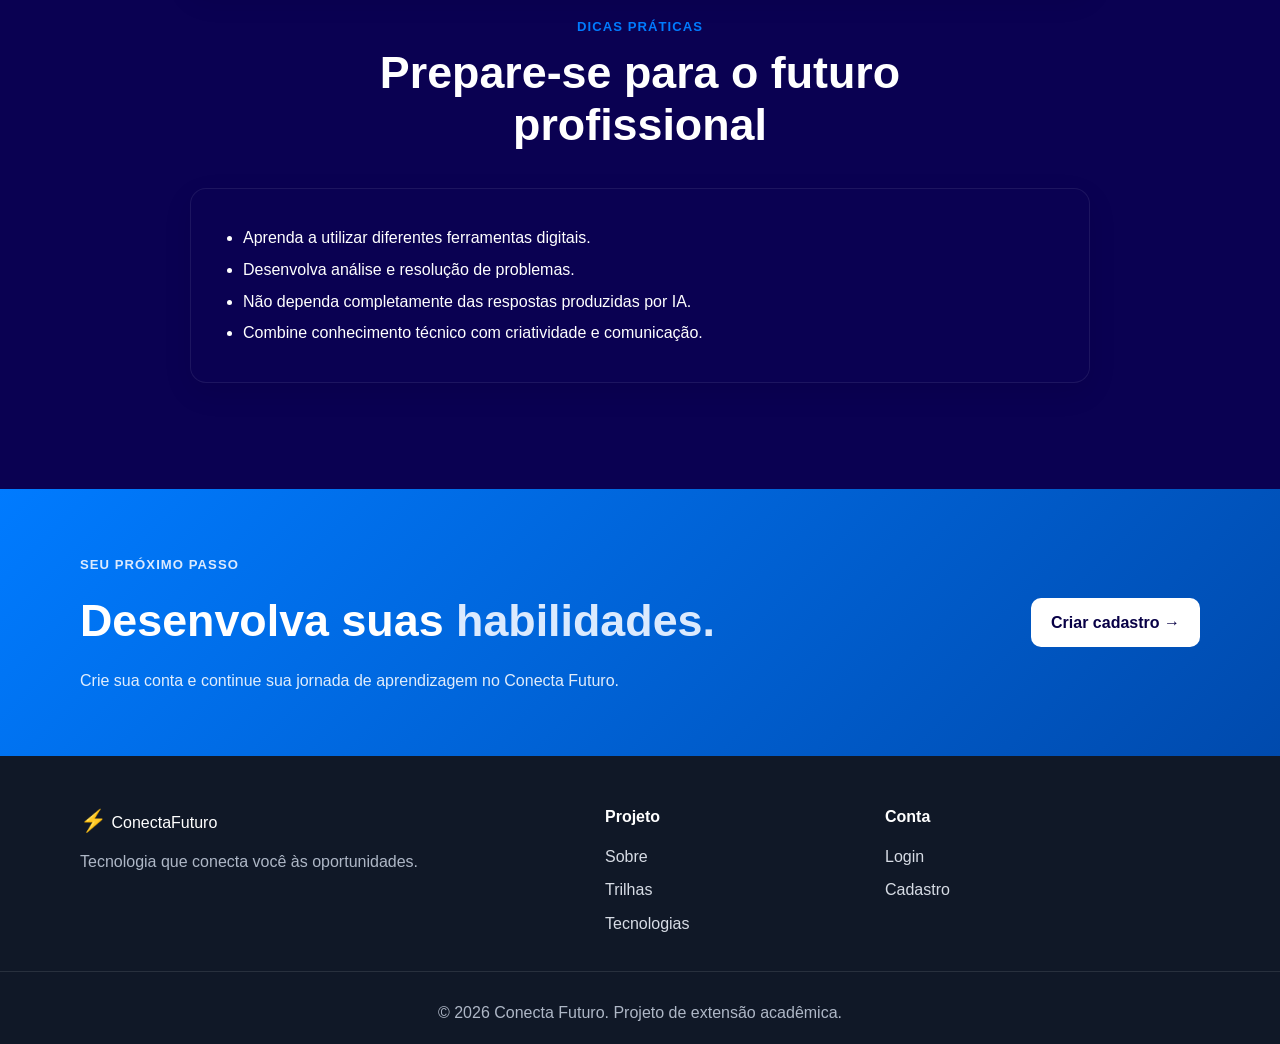
<file: ia-mercado-trabalho.html>
<!DOCTYPE html>
<html lang="pt-BR">
<head>
    <meta charset="UTF-8">
    <meta name="viewport" content="width=device-width, initial-scale=1.0">
    <meta name="description" content="IA e Mercado de Trabalho — trilha do Conecta Futuro">
    <title>IA e Mercado de Trabalho | Conecta Futuro</title>
    <link rel="stylesheet" href="css/style.css">
</head>

<body>
    <!-- Cabeçalho reutilizado em todas as trilhas. -->
    <header class="header">
        <div class="container navbar">
            <a href="index.html" class="logo" aria-label="Conecta Futuro - página inicial">
                <span class="logo-icon" aria-hidden="true">⚡</span>
                <span class="logo-text">Conecta Futuro</span>
            </a>

            <button class="menu-toggle" id="menutoggle"
                type="button" aria-label="Abrir menu" aria-controls="nav"
                aria-expanded="false">☰</button>

            <nav class="nav" id="nav" aria-label="Navegação principal">
                <a href="index.html">Início</a>
                <a href="index.html#trilhas">Trilhas</a>
                <a href="index.html#tecnologias">Tecnologias</a>
                <a href="index.html#sobre">Sobre</a>
                <a href="login.html">Login</a>
                <a href="cadastro.html" class="nav-button">Cadastro</a>
            </nav>
        </div>
    </header>

    <main>
        <section class="hero">
            <div class="container hero-content">
                <div class="hero-texto">
                    <span class="badge">🤖 TRILHA 02 • TECNOLOGIA</span>
                    <h1>IA e Mercado de <span>Trabalho</span></h1>
                    <p>Entenda o que é inteligência artificial, como ela é utilizada no trabalho e quais habilidades podem ajudar você a se preparar para um mercado cada vez mais tecnológico.</p>

                    <div class="hero-buttons">
                        <a href="#conteudo" class="btn btn-primary">Começar aprendizado →</a>
                        <a href="index.html#trilhas" class="btn btn-secondary">Voltar às trilhas</a>
                    </div>
                </div>

                <div class="hero-infor" aria-label="Informações da trilha">
                    <div>
                        <strong>02</strong>
                        <span>Trilha</span>
                    </div>
                    <div>
                        <strong>IA</strong>
                        <span>Tecnologia</span>
                    </div>
                    <div>
                        <strong>Prático</strong>
                        <span>Aprendizado</span>
                    </div>
                </div>
            </div>
        </section>

        <section class="learning" id="conteudo">
            <div class="container">
                <div class="section-header">
                    <span class="section-label">O QUE VOCÊ VAI APRENDER</span>
                    <h2>Conhecimento para <span>novas oportunidades</span></h2>
                    <p>Entenda o que é inteligência artificial, como ela é utilizada no trabalho e quais habilidades podem ajudar você a se preparar para um mercado cada vez mais tecnológico.</p>
                </div>

                <article class="feature-card">
                    <img src="imagens/ia1.jpg"
                        alt="Representação visual de inteligência artificial e tecnologia"
                        onerror="this.removeAttribute('src'); this.alt='Representação visual de inteligência artificial e tecnologia';">

                    <h3>1. O que é Inteligência Artificial?</h3>

                    <p>Conheça uma área da tecnologia voltada a sistemas capazes de realizar tarefas que envolvem análise de informações, reconhecimento de padrões e geração de conteúdo.</p>

                    <ul>
                        <li>Conceitos básicos de IA</li>
                        <li>Reconhecimento de padrões</li>
                        <li>Geração de conteúdo</li>
                        <li>Uso consciente de ferramentas</li>
                    </ul>
                </article>

                <article class="feature-card">
                    <img src="imagens/ia2.jpg"
                        alt="Pessoa utilizando uma ferramenta de inteligência artificial"
                        onerror="this.removeAttribute('src'); this.alt='Pessoa utilizando uma ferramenta de inteligência artificial';">

                    <h3>2. IA no ambiente profissional</h3>

                    <p>Empresas podem utilizar ferramentas de IA para automatizar tarefas, analisar dados, auxiliar na criação de conteúdos e melhorar processos.</p>

                    <ul>
                        <li>Automação de tarefas</li>
                        <li>Análise de informações</li>
                        <li>Produção de conteúdo</li>
                        <li>Atendimento ao cliente</li>
                    </ul>
                </article>

                <article class="feature-card">
                    <img src="imagens/ia3.jpg"
                        alt="Profissionais utilizando inteligência artificial em diferentes áreas"
                        onerror="this.removeAttribute('src'); this.alt='Profissionais utilizando inteligência artificial em diferentes áreas';">

                    <h3>3. Profissões e novas habilidades</h3>

                    <p>A evolução tecnológica também aumenta a importância de habilidades como pensamento crítico, criatividade, comunicação e capacidade de aprender novas ferramentas.</p>
                </article>

                <div class="section-header">
                    <span class="section-label">GUIA PRÁTICO</span>
                    <h2>Como utilizar IA com responsabilidade</h2>
                </div>

                <article class="feature-card">
                    <ul>
                        <li>Defina claramente o objetivo do que deseja produzir.</li>
                        <li>Forneça contexto suficiente para a ferramenta.</li>
                        <li>Revise e confira o resultado antes de utilizá-lo.</li>
                        <li>Proteja dados pessoais e informações confidenciais.</li>
                    </ul>
                </article>

                <div class="section-header">
                    <span class="section-label">DICAS PRÁTICAS</span>
                    <h2>Prepare-se para o futuro profissional</h2>
                </div>

                <article class="feature-card">
                    <ul>
                        <li>Aprenda a utilizar diferentes ferramentas digitais.</li>
                        <li>Desenvolva análise e resolução de problemas.</li>
                        <li>Não dependa completamente das respostas produzidas por IA.</li>
                        <li>Combine conhecimento técnico com criatividade e comunicação.</li>
                    </ul>
                </article>
            </div>
        </section>

        <section class="cta">
            <div class="container cta-content">
                <div>
                    <span class="section-label">SEU PRÓXIMO PASSO</span>
                    <h2>Desenvolva suas <span>habilidades.</span></h2>
                    <p>Crie sua conta e continue sua jornada de aprendizagem no Conecta Futuro.</p>
                </div>

                <a href="cadastro.html" class="btn btn-light">Criar cadastro →</a>
            </div>
        </section>
    </main>

    <footer class="footer">
        <div class="container footer-content">
            <div>
                <a href="index.html" class="logo footer-logo">
                    <span class="logo-icon" aria-hidden="true">⚡</span>
                    <span>Conecta<span>Futuro</span></span>
                </a>

                <p>Tecnologia que conecta você às oportunidades.</p>
            </div>

            <div class="footer-links">
                <h4>Projeto</h4>
                <a href="index.html#sobre">Sobre</a>
                <a href="index.html#trilhas">Trilhas</a>
                <a href="index.html#tecnologias">Tecnologias</a>
            </div>

            <div class="footer-links">
                <h4>Conta</h4>
                <a href="login.html">Login</a>
                <a href="cadastro.html">Cadastro</a>
            </div>
        </div>

        <div class="footer-bottom">
            <p>© 2026 Conecta Futuro. Projeto de extensão acadêmica.</p>
        </div>
    </footer>

    <script src="js/script.js"></script>
</body>
</html>
</file>
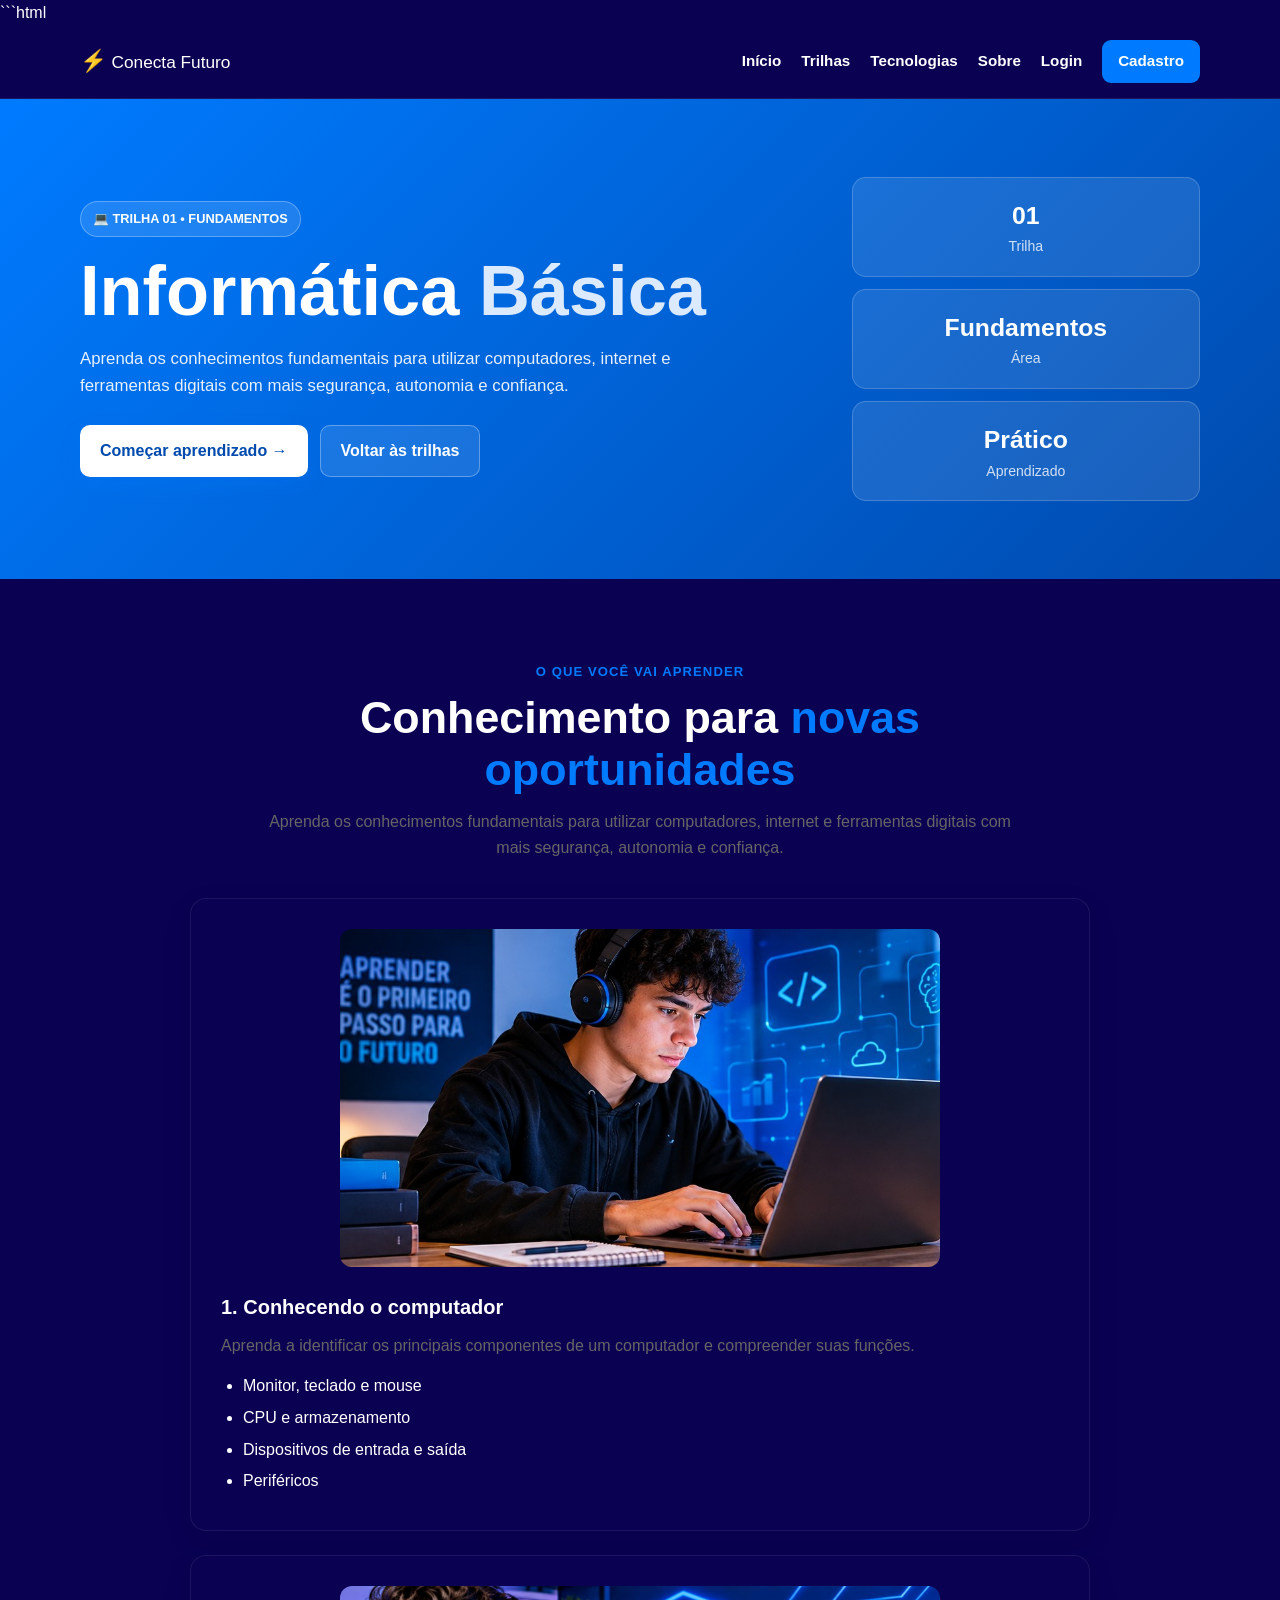
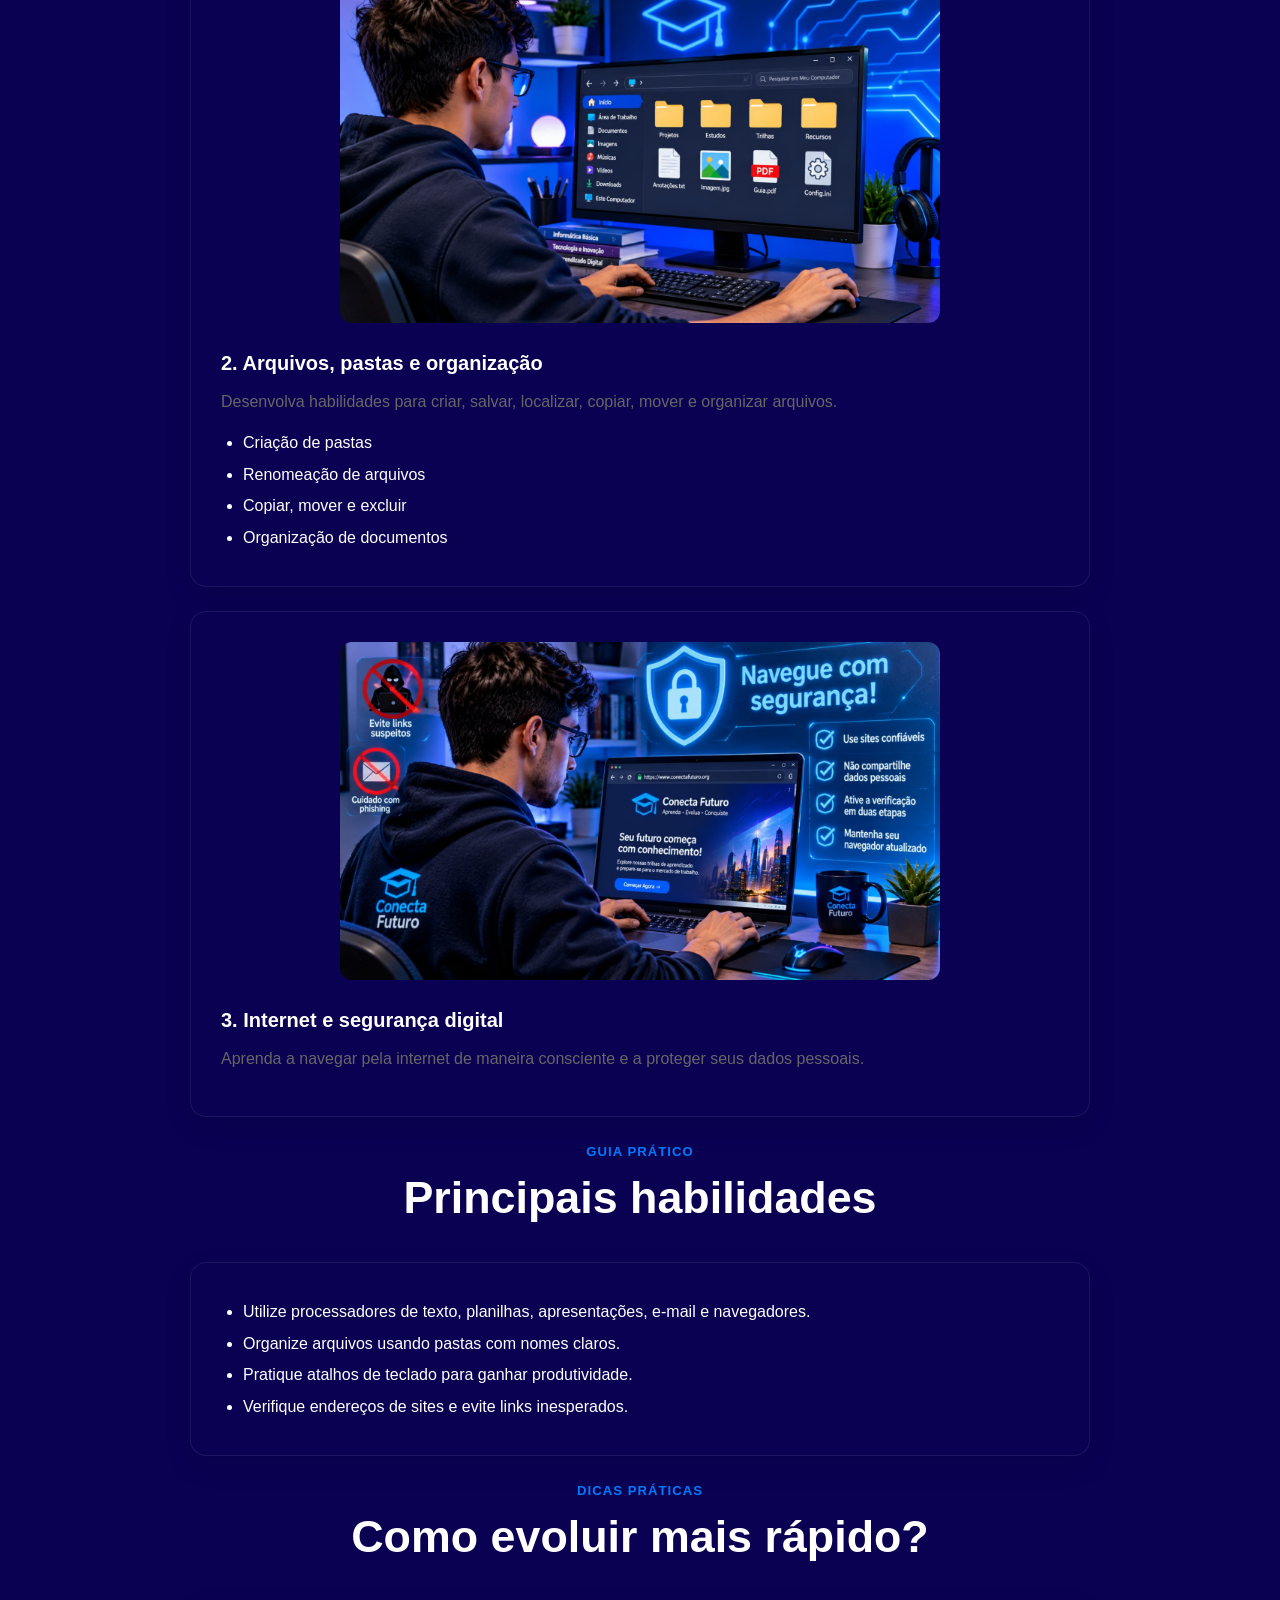
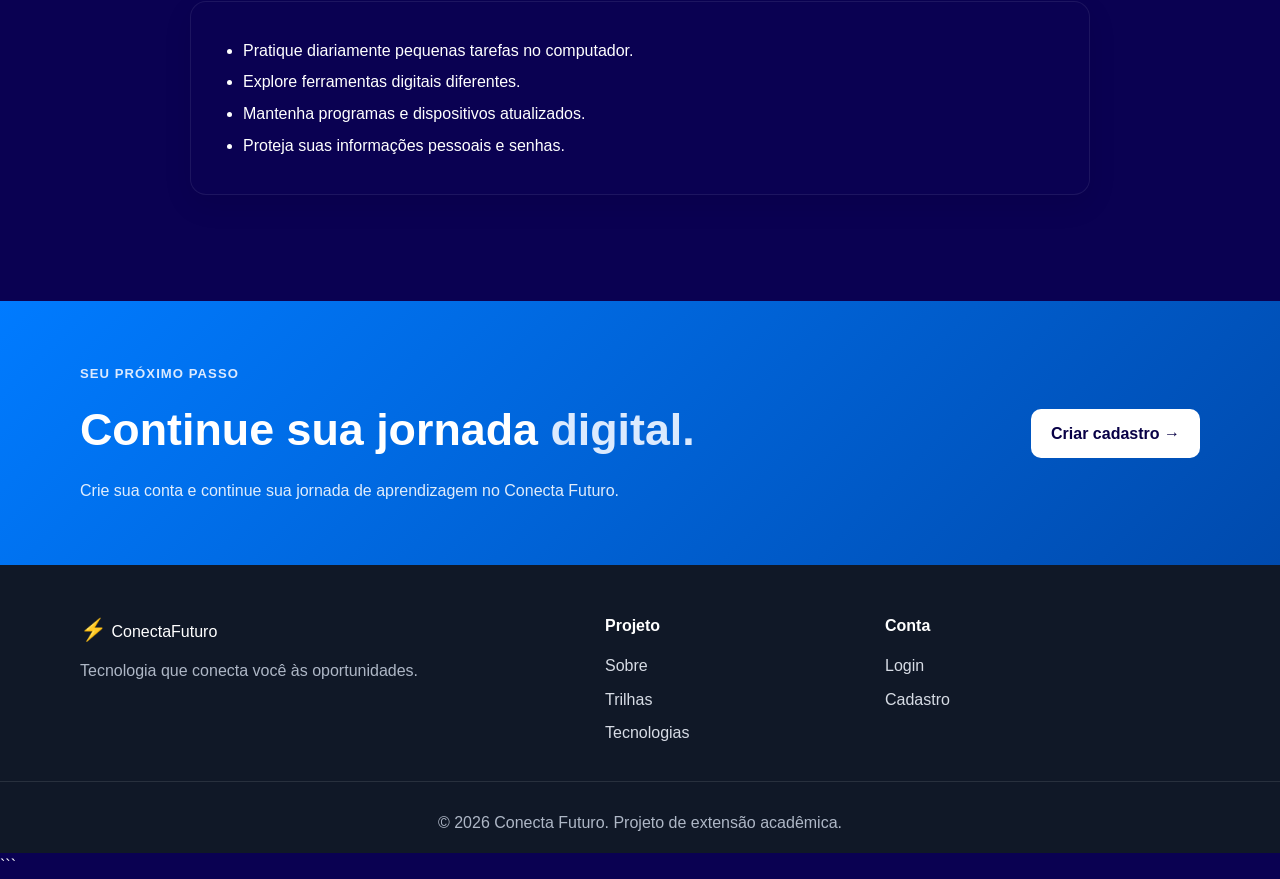
<file: informatica-basica.html>
```html
<!DOCTYPE html>
<html lang="pt-BR">
<head>
    <meta charset="UTF-8">
    <meta name="viewport" content="width=device-width, initial-scale=1.0">
    <meta name="description" content="Informática Básica — trilha do Conecta Futuro">
    <title>Informática Básica | Conecta Futuro</title>
    <link rel="stylesheet" href="css/style.css">
</head>

<body>
    <!-- Cabeçalho reutilizado em todas as trilhas. -->
    <header class="header">
        <div class="container navbar">
            <a href="index.html" class="logo" aria-label="Conecta Futuro - página inicial">
                <span class="logo-icon" aria-hidden="true">⚡</span>
                <span class="logo-text">Conecta Futuro</span>
            </a>

            <button class="menu-toggle" id="menutoggle"
                type="button" aria-label="Abrir menu" aria-controls="nav"
                aria-expanded="false">☰</button>

            <nav class="nav" id="nav" aria-label="Navegação principal">
                <a href="index.html">Início</a>
                <a href="index.html#trilhas">Trilhas</a>
                <a href="index.html#tecnologias">Tecnologias</a>
                <a href="index.html#sobre">Sobre</a>
                <a href="login.html">Login</a>
                <a href="cadastro.html" class="nav-button">Cadastro</a>
            </nav>
        </div>
    </header>

    <main>
        <section class="hero">
            <div class="container hero-content">
                <div class="hero-texto">
                    <span class="badge">💻 TRILHA 01 • FUNDAMENTOS</span>
                    <h1>Informática <span>Básica</span></h1>
                    <p>Aprenda os conhecimentos fundamentais para utilizar computadores, internet e ferramentas digitais com mais segurança, autonomia e confiança.</p>

                    <div class="hero-buttons">
                        <a href="#conteudo" class="btn btn-primary">Começar aprendizado →</a>
                        <a href="index.html#trilhas" class="btn btn-secondary">Voltar às trilhas</a>
                    </div>
                </div>

                <div class="hero-infor" aria-label="Informações da trilha">
                    <div>
                        <strong>01</strong>
                        <span>Trilha</span>
                    </div>
                    <div>
                        <strong>Fundamentos</strong>
                        <span>Área</span>
                    </div>
                    <div>
                        <strong>Prático</strong>
                        <span>Aprendizado</span>
                    </div>
                </div>
            </div>
        </section>

        <section class="learning" id="conteudo">
            <div class="container">
                <div class="section-header">
                    <span class="section-label">O QUE VOCÊ VAI APRENDER</span>
                    <h2>Conhecimento para <span>novas oportunidades</span></h2>
                    <p>Aprenda os conhecimentos fundamentais para utilizar computadores, internet e ferramentas digitais com mais segurança, autonomia e confiança.</p>
                </div>

                <article class="feature-card">
                    <img src="imagens/imagem-exemplo-1.jpg"
                        alt="Pessoa utilizando um computador para aprender informática básica"
                        onerror="this.removeAttribute('src'); this.alt='Pessoa utilizando um computador para aprender informática básica';">

                    <h3>1. Conhecendo o computador</h3>

                    <p>Aprenda a identificar os principais componentes de um computador e compreender suas funções.</p>

                    <ul>
                        <li>Monitor, teclado e mouse</li>
                        <li>CPU e armazenamento</li>
                        <li>Dispositivos de entrada e saída</li>
                        <li>Periféricos</li>
                    </ul>
                </article>

                <article class="feature-card">
                    <img src="imagens/imagem-exemplo-4.jpg"
                        alt="Organização de arquivos e pastas em um computador"
                        onerror="this.removeAttribute('src'); this.alt='Organização de arquivos e pastas em um computador';">

                    <h3>2. Arquivos, pastas e organização</h3>

                    <p>Desenvolva habilidades para criar, salvar, localizar, copiar, mover e organizar arquivos.</p>

                    <ul>
                        <li>Criação de pastas</li>
                        <li>Renomeação de arquivos</li>
                        <li>Copiar, mover e excluir</li>
                        <li>Organização de documentos</li>
                    </ul>
                </article>

                <article class="feature-card">
                    <img src="imagens/imagem-exemplo-5.jpg"
                        alt="Pessoa navegando na internet com atenção à segurança digital"
                        onerror="this.removeAttribute('src'); this.alt='Pessoa navegando na internet com atenção à segurança digital';">

                    <h3>3. Internet e segurança digital</h3>

                    <p>Aprenda a navegar pela internet de maneira consciente e a proteger seus dados pessoais.</p>
                </article>

                <div class="section-header">
                    <span class="section-label">GUIA PRÁTICO</span>
                    <h2>Principais habilidades</h2>
                </div>

                <article class="feature-card">
                    <ul>
                        <li>Utilize processadores de texto, planilhas, apresentações, e-mail e navegadores.</li>
                        <li>Organize arquivos usando pastas com nomes claros.</li>
                        <li>Pratique atalhos de teclado para ganhar produtividade.</li>
                        <li>Verifique endereços de sites e evite links inesperados.</li>
                    </ul>
                </article>

                <div class="section-header">
                    <span class="section-label">DICAS PRÁTICAS</span>
                    <h2>Como evoluir mais rápido?</h2>
                </div>

                <article class="feature-card">
                    <ul>
                        <li>Pratique diariamente pequenas tarefas no computador.</li>
                        <li>Explore ferramentas digitais diferentes.</li>
                        <li>Mantenha programas e dispositivos atualizados.</li>
                        <li>Proteja suas informações pessoais e senhas.</li>
                    </ul>
                </article>
            </div>
        </section>

        <section class="cta">
            <div class="container cta-content">
                <div>
                    <span class="section-label">SEU PRÓXIMO PASSO</span>
                    <h2>Continue sua jornada <span>digital.</span></h2>
                    <p>Crie sua conta e continue sua jornada de aprendizagem no Conecta Futuro.</p>
                </div>

                <a href="cadastro.html" class="btn btn-light">Criar cadastro →</a>
            </div>
        </section>
    </main>

    <footer class="footer">
        <div class="container footer-content">
            <div>
                <a href="index.html" class="logo footer-logo">
                    <span class="logo-icon" aria-hidden="true">⚡</span>
                    <span>Conecta<span>Futuro</span></span>
                </a>

                <p>Tecnologia que conecta você às oportunidades.</p>
            </div>

            <div class="footer-links">
                <h4>Projeto</h4>
                <a href="index.html#sobre">Sobre</a>
                <a href="index.html#trilhas">Trilhas</a>
                <a href="index.html#tecnologias">Tecnologias</a>
            </div>

            <div class="footer-links">
                <h4>Conta</h4>
                <a href="login.html">Login</a>
                <a href="cadastro.html">Cadastro</a>
            </div>
        </div>

        <div class="footer-bottom">
            <p>© 2026 Conecta Futuro. Projeto de extensão acadêmica.</p>
        </div>
    </footer>

    <script src="js/script.js"></script>
</body>
</html>
```
</file>
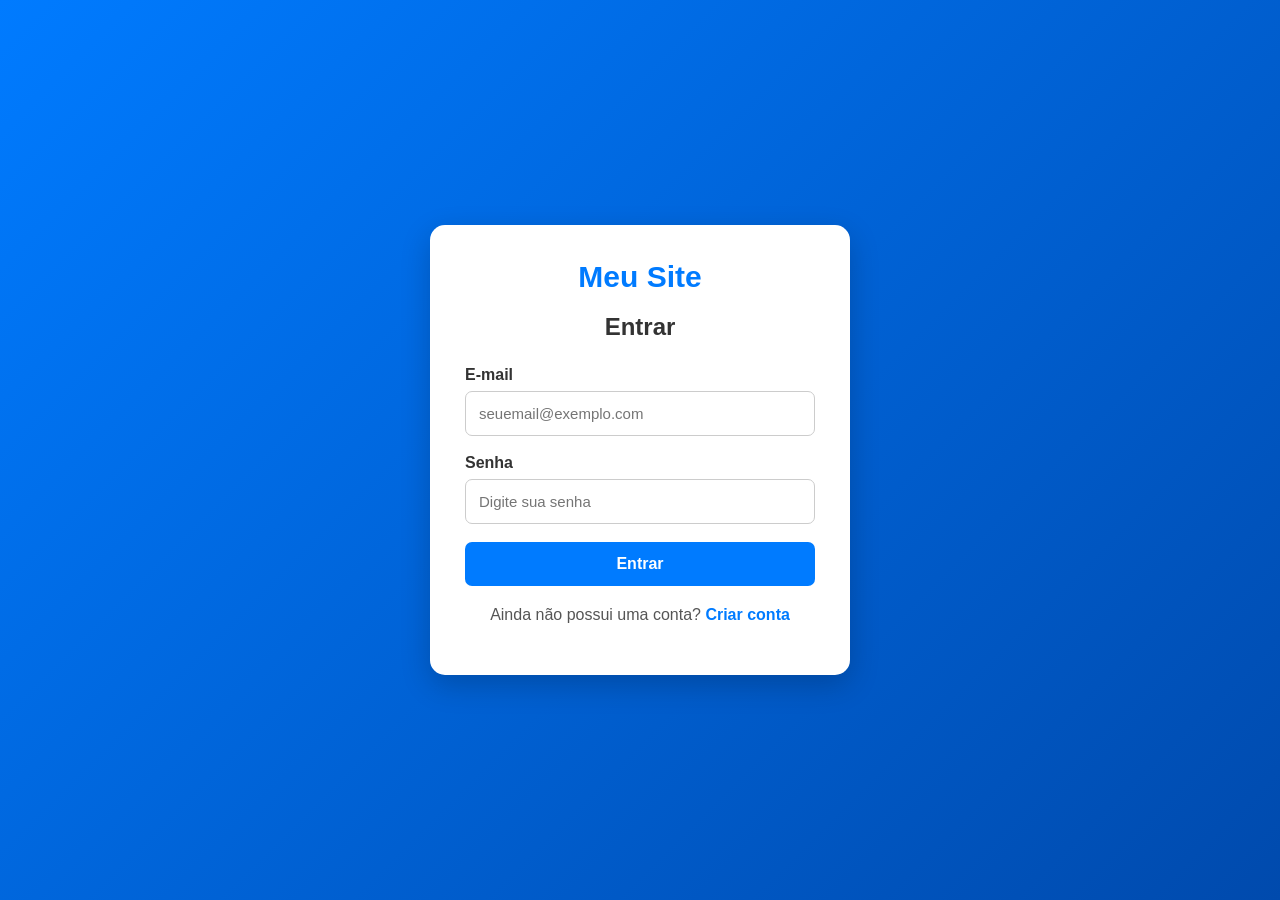
<file: login.html>
<!DOCTYPE html>
<html lang="pt-BR">

<head>
    <meta charset="UTF-8">
    <meta name="viewport" content="width=device-width, initial-scale=1.0">

    <title>Login</title>

    <style>
        * {
            box-sizing: border-box;
        }

        body {
            margin: 0;
            font-family: Arial, sans-serif;
            background: linear-gradient(135deg, #007bff, #004aad);
            min-height: 100vh;

            display: flex;
            justify-content: center;
            align-items: center;

            padding: 20px;
        }

        .container {
            width: 100%;
            max-width: 420px;

            background: white;
            padding: 35px;

            border-radius: 15px;

            box-shadow: 0 10px 30px rgba(0, 0, 0, 0.2);
        }

        .logo {
            text-align: center;
            color: #007bff;

            font-size: 30px;
            font-weight: bold;

            margin-bottom: 10px;
        }

        h2 {
            text-align: center;
            color: #333;

            margin-bottom: 25px;
        }

        .campo {
            margin-bottom: 18px;
        }

        label {
            display: block;

            margin-bottom: 7px;

            color: #333;
            font-weight: bold;
        }

        input {
            width: 100%;

            padding: 13px;

            border: 1px solid #ccc;
            border-radius: 7px;

            font-size: 15px;
        }

        input:focus {
            outline: none;

            border-color: #007bff;

            box-shadow: 0 0 0 3px rgba(0, 123, 255, 0.1);
        }

        button {
            width: 100%;

            padding: 13px;

            background: #007bff;
            color: white;

            border: none;
            border-radius: 7px;

            font-size: 16px;
            font-weight: bold;

            cursor: pointer;
        }

        button:hover {
            background: #0056b3;
        }

        .link {
            text-align: center;

            margin-top: 20px;

            color: #555;
        }

        .link a {
            color: #007bff;

            font-weight: bold;

            text-decoration: none;
        }

        .link a:hover {
            text-decoration: underline;
        }
    </style>
</head>

<body>

    <main class="container">

        <div class="logo">
            Meu Site
        </div>

        <h2>Entrar</h2>

        <form id="loginForm" onsubmit="return false;">

            <div class="campo">

                <label for="email">
                    E-mail
                </label>

                <input
                    type="email"
                    id="email"
                    name="email"
                    placeholder="seuemail@exemplo.com"
                    required
                >

            </div>

            <div class="campo">

                <label for="senha">
                    Senha
                </label>

                <input
                    type="password"
                    id="senha"
                    name="senha"
                    placeholder="Digite sua senha"
                    required
                >

            </div>

            <button type="submit">
                Entrar
            </button>
            
            <p id="loginMensagem"></p>

        </form>

        <p class="link">

            Ainda não possui uma conta?

            <a href="cadastro.html">
                Criar conta
            </a>

        </p>

    </main>

    <script src="js/script.js"></script>

</body>

</html>
</file>
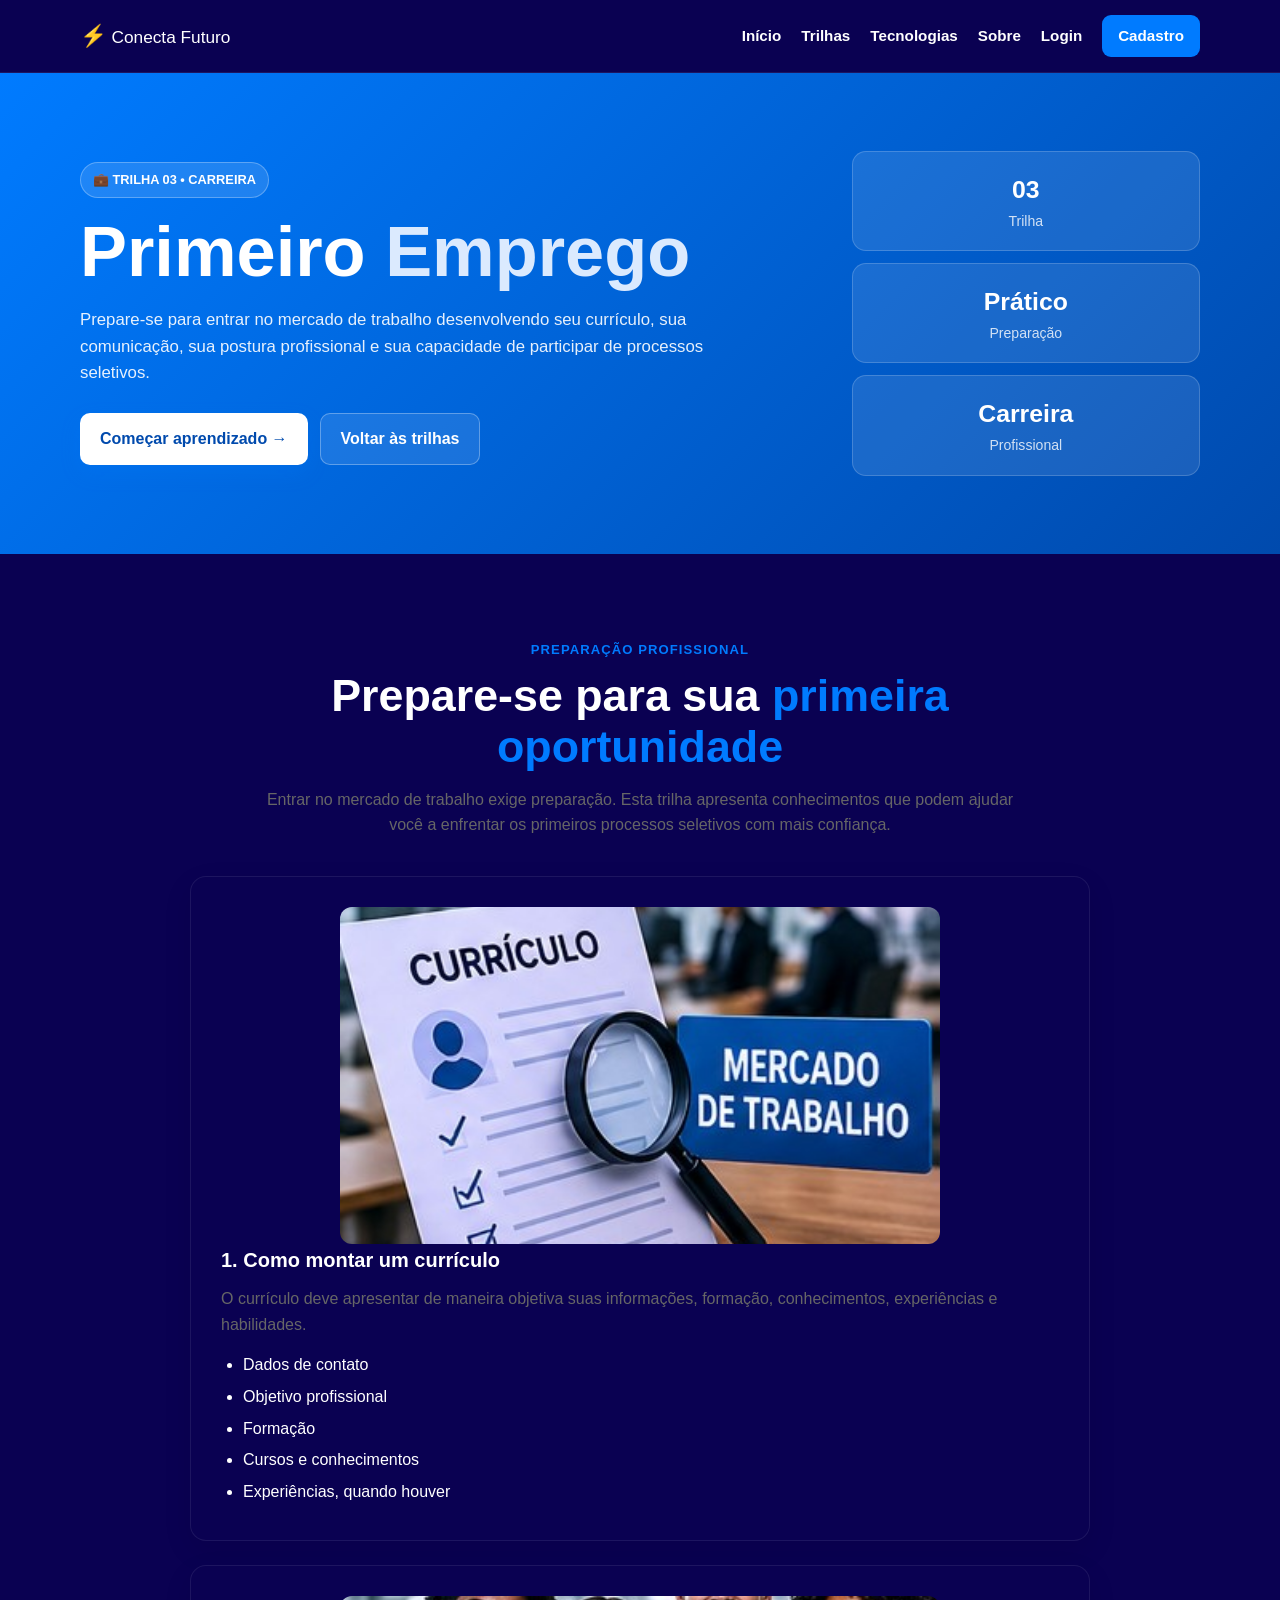
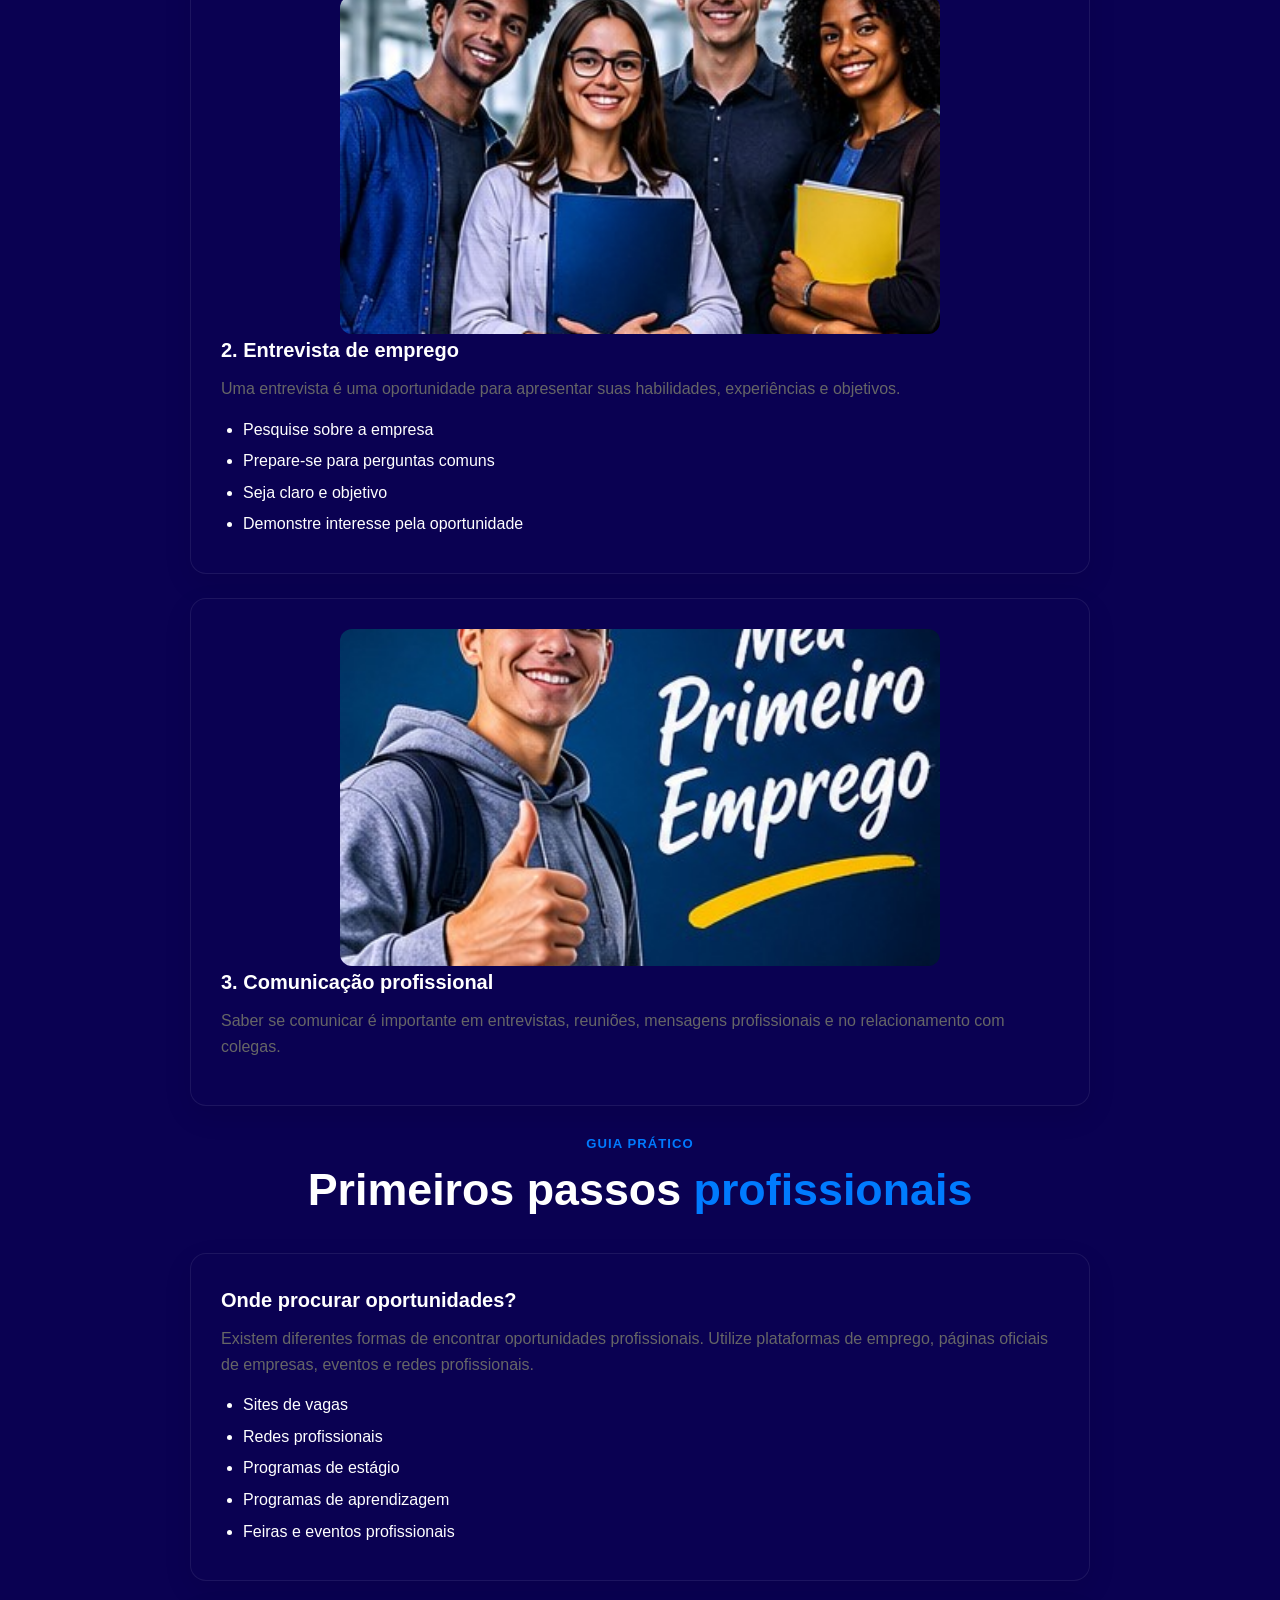
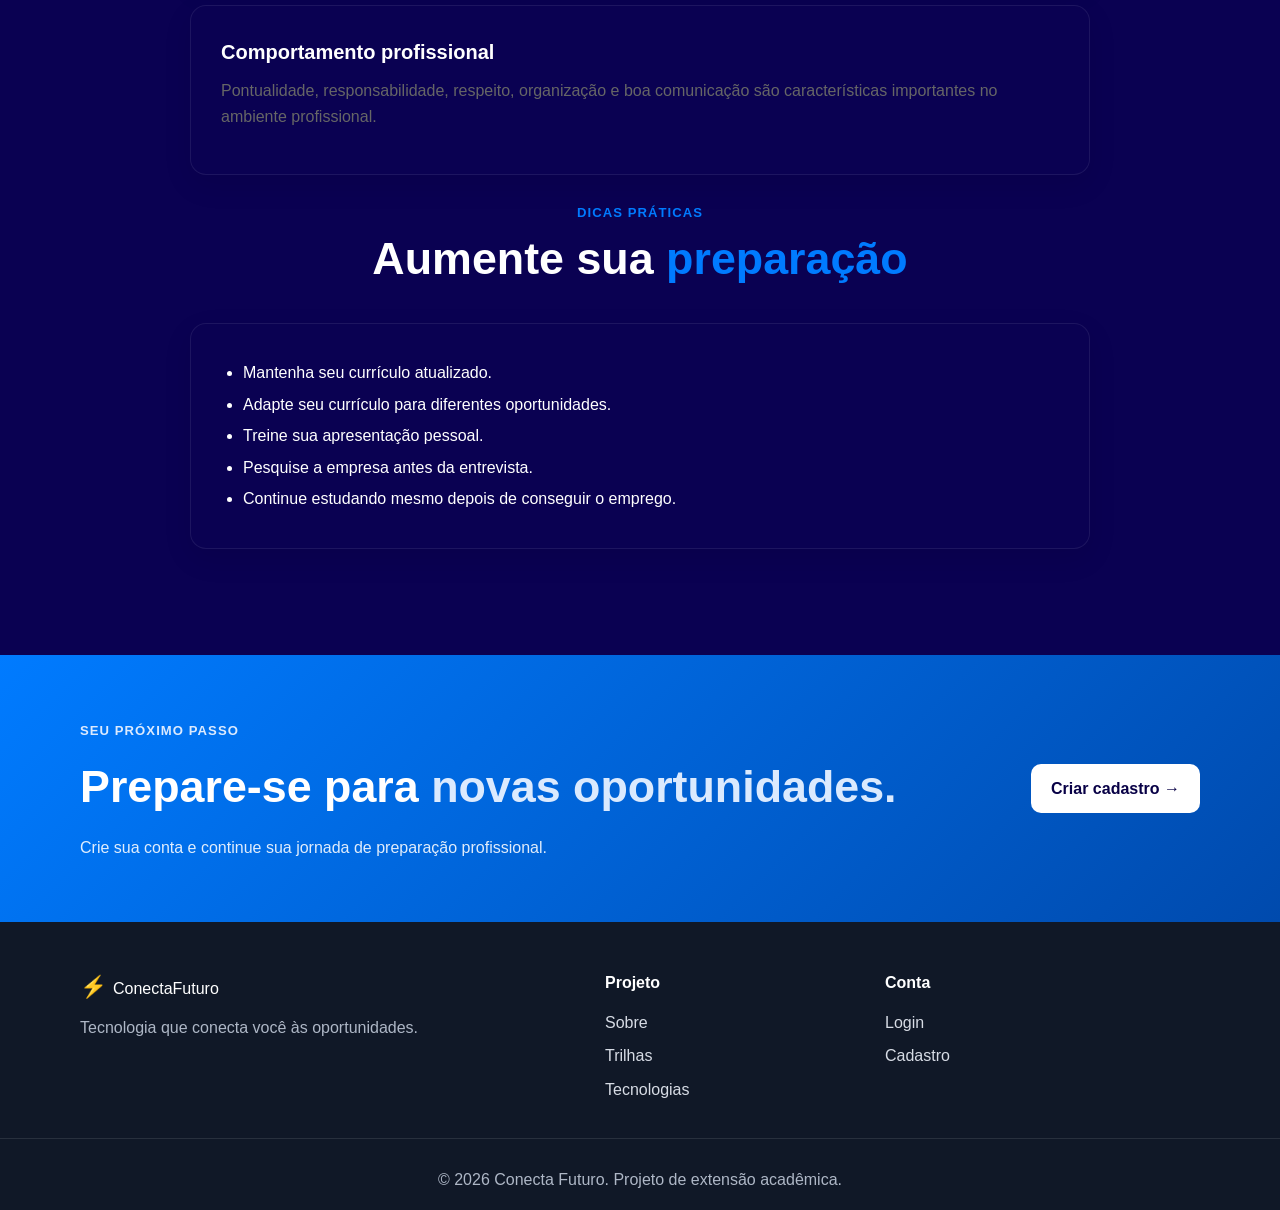
<file: primeiro-emprego.html>
<!DOCTYPE html>
<html lang="pt-BR">

<head>

    <meta charset="UTF-8">

    <meta name="viewport" content="width=device-width, initial-scale=1.0">

    <meta name="description"
        content="Trilha Primeiro Emprego do Conecta Futuro">

    <title>Primeiro Emprego | Conecta Futuro</title>

    <link rel="stylesheet" href="css/style.css">

</head>


<body>


    <!-- ==============================================
         CABEÇALHO
    =============================================== -->

    <header class="header">

        <div class="container navbar">

            <a href="index.html" class="logo">

                <span class="logo-icon">⚡</span>

                <span class="logo-text">
                    Conecta Futuro
                </span>

            </a>


            <button class="menu-toggle"
                id="menutoggle"
                aria-label="abrir menu">

                ☰

            </button>


            <nav class="nav" id="nav">

                <a href="index.html">
                    Início
                </a>

                <a href="index.html#trilhas">
                    Trilhas
                </a>

                <a href="index.html#tecnologias">
                    Tecnologias
                </a>

                <a href="index.html#sobre">
                    Sobre
                </a>

                <a href="login.html">
                    Login
                </a>

                <a href="cadastro.html" class="nav-button">
                    Cadastro
                </a>

            </nav>

        </div>

    </header>



    <main>


        <!-- ==============================================
             APRESENTAÇÃO
        =============================================== -->

        <section class="hero">

            <div class="container hero-content">

                <div class="hero-texto">

                    <span class="badge">
                        💼 TRILHA 03 • CARREIRA
                    </span>


                    <h1>
                        Primeiro
                        <span>Emprego</span>
                    </h1>


                    <p>
                        Prepare-se para entrar no mercado de trabalho
                        desenvolvendo seu currículo, sua comunicação,
                        sua postura profissional e sua capacidade de
                        participar de processos seletivos.
                    </p>


                    <div class="hero-buttons">

                        <a href="#conteudo"
                            class="btn btn-primary">

                            Começar aprendizado →

                        </a>


                        <a href="index.html#trilhas"
                            class="btn btn-secondary">

                            Voltar às trilhas

                        </a>

                    </div>

                </div>


                <div class="hero-infor">

                    <div>

                        <strong>03</strong>

                        <span>Trilha</span>

                    </div>


                    <div>

                        <strong>Prático</strong>

                        <span>Preparação</span>

                    </div>


                    <div>

                        <strong>Carreira</strong>

                        <span>Profissional</span>

                    </div>

                </div>

            </div>

        </section>



        <!-- ==============================================
             CONTEÚDO
        =============================================== -->

        <section class="learning" id="conteudo">

            <div class="container">


                <div class="section-header">

                    <span class="section-label">
                        PREPARAÇÃO PROFISSIONAL
                    </span>


                    <h2>
                        Prepare-se para sua
                        <span>primeira oportunidade</span>
                    </h2>


                    <p>
                        Entrar no mercado de trabalho exige preparação.
                        Esta trilha apresenta conhecimentos que podem
                        ajudar você a enfrentar os primeiros processos
                        seletivos com mais confiança.
                    </p>

                </div>



                <!-- IMAGEM 01 -->

                <article class="feature-card">

                    <!-- Substitua "imagem-exemplo-1.jpg" por uma imagem
                         mostrando uma pessoa preparando um currículo. -->

                    <img src="imagens/emprego1.jpg"
                        alt="Pessoa preparando um currículo para buscar emprego"
                        style="width: 100%; max-width: 600px; display: block; margin: 0 auto;">


                    <h3>
                        1. Como montar um currículo
                    </h3>


                    <p>
                        O currículo deve apresentar de maneira objetiva
                        suas informações, formação, conhecimentos,
                        experiências e habilidades.
                    </p>


                    <ul>

                        <li>
                            Dados de contato
                        </li>

                        <li>
                            Objetivo profissional
                        </li>

                        <li>
                            Formação
                        </li>

                        <li>
                            Cursos e conhecimentos
                        </li>

                        <li>
                            Experiências, quando houver
                        </li>

                    </ul>

                </article>



                <!-- IMAGEM 02 -->

                <article class="feature-card">

                    <!-- Substitua "imagem-exemplo-2.jpg" por uma imagem
                         mostrando uma entrevista de emprego. -->

                    <img src="imagens/emprego2.jpg"
                        alt="Pessoa participando de uma entrevista de emprego"
                        style="width: 100%; max-width: 600px; display: block; margin: 0 auto;">


                    <h3>
                        2. Entrevista de emprego
                    </h3>


                    <p>
                        Uma entrevista é uma oportunidade para apresentar
                        suas habilidades, experiências e objetivos.
                    </p>


                    <ul>

                        <li>
                            Pesquise sobre a empresa
                        </li>

                        <li>
                            Prepare-se para perguntas comuns
                        </li>

                        <li>
                            Seja claro e objetivo
                        </li>

                        <li>
                            Demonstre interesse pela oportunidade
                        </li>

                    </ul>

                </article>



                <!-- IMAGEM 03 -->

                <article class="feature-card">

                    <!-- Substitua "imagem-exemplo-3.jpg" por uma imagem
                         mostrando comunicação e postura profissional. -->

                    <img src="imagens/emprego3.jpg"
                        alt="Profissional demonstrando comunicação e postura profissional"
                        style="width: 100%; max-width: 600px; display: block; margin: 0 auto;">


                    <h3>
                        3. Comunicação profissional
                    </h3>


                    <p>
                        Saber se comunicar é importante em entrevistas,
                        reuniões, mensagens profissionais e no relacionamento
                        com colegas.
                    </p>

                </article>



                <!-- ==============================================
                     GUIA
                =============================================== -->

                <div class="section-header">

                    <span class="section-label">
                        GUIA PRÁTICO
                    </span>


                    <h2>
                        Primeiros passos
                        <span>profissionais</span>
                    </h2>

                </div>



                <article class="feature-card">

                    <h3>
                        Onde procurar oportunidades?
                    </h3>


                    <p>
                        Existem diferentes formas de encontrar oportunidades
                        profissionais. Utilize plataformas de emprego,
                        páginas oficiais de empresas, eventos e redes
                        profissionais.
                    </p>


                    <ul>

                        <li>
                            Sites de vagas
                        </li>

                        <li>
                            Redes profissionais
                        </li>

                        <li>
                            Programas de estágio
                        </li>

                        <li>
                            Programas de aprendizagem
                        </li>

                        <li>
                            Feiras e eventos profissionais
                        </li>

                    </ul>

                </article>



                <article class="feature-card">

                    <h3>
                        Comportamento profissional
                    </h3>


                    <p>
                        Pontualidade, responsabilidade, respeito,
                        organização e boa comunicação são características
                        importantes no ambiente profissional.
                    </p>

                </article>



                <!-- ==============================================
                     DICAS
                =============================================== -->

                <div class="section-header">

                    <span class="section-label">
                        DICAS PRÁTICAS
                    </span>


                    <h2>
                        Aumente sua
                        <span>preparação</span>
                    </h2>

                </div>


                <article class="feature-card">

                    <ul>

                        <li>
                            Mantenha seu currículo atualizado.
                        </li>

                        <li>
                            Adapte seu currículo para diferentes oportunidades.
                        </li>

                        <li>
                            Treine sua apresentação pessoal.
                        </li>

                        <li>
                            Pesquise a empresa antes da entrevista.
                        </li>

                        <li>
                            Continue estudando mesmo depois de conseguir o emprego.
                        </li>

                    </ul>

                </article>

            </div>

        </section>



        <!-- ==============================================
             CTA
        =============================================== -->

        <section class="cta">

            <div class="container cta-content">

                <div>

                    <span class="section-label">
                        SEU PRÓXIMO PASSO
                    </span>


                    <h2>
                        Prepare-se para
                        <span>novas oportunidades.</span>
                    </h2>


                    <p>
                        Crie sua conta e continue sua jornada
                        de preparação profissional.
                    </p>

                </div>


                <a href="cadastro.html"
                    class="btn btn-light">

                    Criar cadastro →

                </a>

            </div>

        </section>

    </main>



    <!-- ==============================================
         RODAPÉ
    =============================================== -->

    <footer class="footer">

        <div class="container footer-content">

            <div>

                <a href="index.html"
                    class="logo footer-logo">

                    <span class="logo-icon">
                        ⚡
                    </span>

                    <span>
                        Conecta<span>Futuro</span>
                    </span>

                </a>


                <p>
                    Tecnologia que conecta você às oportunidades.
                </p>

            </div>



            <div class="footer-links">

                <h4>
                    Projeto
                </h4>


                <a href="index.html#sobre">
                    Sobre
                </a>


                <a href="index.html#trilhas">
                    Trilhas
                </a>


                <a href="index.html#tecnologias">
                    Tecnologias
                </a>

            </div>



            <div class="footer-links">

                <h4>
                    Conta
                </h4>


                <a href="login.html">
                    Login
                </a>


                <a href="cadastro.html">
                    Cadastro
                </a>

            </div>

        </div>



        <div class="footer-bottom">

            <p>
                © 2026 Conecta Futuro. Projeto de extensão acadêmica.
            </p>

        </div>

    </footer>



    <script src="js/script.js"></script>

</body>

</html>
</file>
<file: css/style.css>
/* =========================================================
   CONECTA FUTURO — ESTILO GERAL
   ========================================================= */


/* ---------- Reset ---------- */

* {
    box-sizing: border-box;
    margin: 0;
    padding: 0;
}


html {
    scroll-behavior: smooth;
}

a {
    text-decoration: none;
    color: inherit;
}

button {
    font-family: inherit;
}


.container {
    width: min(1120px, 92%);
    margin: 0 auto;
}


body {
    font-family: Arial, Helvetica, sans-serif;
    background: #0a0152;
    color: #ffffff;
    line-height: 1.6;
}

a {
    color: inherit;
    text-decoration: none;
}

button,
input {
    font: inherit;
}

button,
a {
    -webkit-tap-highlight-color: transparent;
}

img {
    max-width: 100%;
    height: auto;
}


/* ---------- Elementos reutilizáveis ---------- */

.container {
    width: min(1120px, 92%);
    margin: 0 auto;
}

.btn {
    display: inline-flex;
    align-items: center;
    justify-content: center;
    gap: 8px;
    min-height: 46px;
    padding: 12px 20px;
    border: 0;
    border-radius: 10px;
    font-weight: 700;
    cursor: pointer;
    transition: transform .2s ease, background .2s ease, box-shadow .2s ease;
}

.btn:hover {
    transform: translateY(-2px);
}

.btn-primary {
    background: #007bff;
    color: #ffffff;
    box-shadow: 0 8px 20px rgba(0, 123, 255, .20);
}

.btn-secondary {
    background: #ffffff;
    color: #080046;
    border: 1px solid rgba(255, 255, 255, 0.2);
}

.btn-light {
    background: #ffffff;
    color: #080046;
}

.section-label {
    display: inline-block;
    margin-bottom: 10px;
    color: #007bff;
    font-size: .82rem;
    font-weight: 800;
    letter-spacing: .08em;
}

.section-header {
    max-width: 760px;
    margin: 0 auto 38px;
    text-align: center;
}

.section-header h2 {
    font-size: clamp(1.8rem, 4vw, 2.8rem);
    line-height: 1.15;
    margin-bottom: 14px;
}

.section-header h2 span,
.hero h1 span,
.cta h2 span {
    color: #007bff;
}

.section-header p {
    color: #666666;
}


/* ---------- Cabeçalho ---------- */

.header {
    position: sticky;
    top: 0;
    z-index: 20;
    background: #0a0152;
    border-bottom: 1px solid rgba(255, 255, 255, 0.08);
    backdrop-filter: blur(10px);
}

.navbar {
    min-height: 72px;
    display: flex;
    align-items: center;
    justify-content: space-between;
    gap: 20px;
}

.log {
    display: inline-flex;
    align-items: center;
    gap: 8px;
    font-weight: 800;
    color: #004aad;
    white-space: nowrap;
}

.logo-mark {
    width: 34px;
    height: 34px;
    border-radius: 10px;
    display: grid;
    place-items: center;
    background: linear-gradient(135deg, #007bff, #004aad);
    color: #ffffff;
    font-weight: 900;
}

.logo-icon {
    font-size: 1.35rem;
}

.logo-text {
    font-size: 1.08rem;
}

.nav {
    display: flex;
    align-items: center;
    gap: 20px;
}

.nav a {
    color: #ffffff;
    font-weight: 600;
    font-size: .95rem;
}

.nav a:hover {
    color: #007bff;
}

.nav .nav-button {
    padding: 9px 16px;
    border-radius: 9px;
    background: #007bff;
    color: #ffffff;
}

.menu-toggle {
    display: none;
    border: 0;
    background: transparent;
    color: #004aad;
    font-size: 1.6rem;
    cursor: pointer;
}


/* ---------- Hero ---------- */

.hero {
    background: linear-gradient(135deg, #007bff 0%, #004aad 100%);
    color: #ffffff;
    padding: 78px 0;
}

.hero-content {
    display: grid;
    grid-template-columns: 1.35fr .65fr;
    gap: 48px;
    align-items: center;
}

.hero-texto {
    max-width: 720px;
}

.badge {
    display: inline-block;
    margin-bottom: 18px;
    padding: 7px 12px;
    border: 1px solid rgba(255,255,255,.28);
    border-radius: 999px;
    background: rgba(255,255,255,.12);
    font-size: .8rem;
    font-weight: 700;
}

.hero h1 {
    font-size: clamp(2.3rem, 6vw, 4.4rem);
    line-height: 1.03;
    margin-bottom: 18px;
}

.hero h1 span {
    color: #dbeafe;
}

.hero p {
    max-width: 680px;
    color: rgba(255,255,255,.9);
    font-size: 1.05rem;
}

.hero-actions {
    display: flex;
    gap: 14px;
    flex-wrap: wrap;
    margin-top: 26px;
}

.hero-buttons {
    display: flex;
    flex-wrap: wrap;
    gap: 12px;
    margin-top: 26px;
}

.hero .btn-primary {
    background: #ffffff;
    color: #004aad;
}

.hero .btn-primary:hover {
    transform: translateY(-2px);
    box-shadow: 0 10px 25px rgba(0, 0, 0, 0.18);
}

.hero .btn-secondary {
    background: rgba(255,255,255,.1);
    color: #ffffff;
    border-color: rgba(255,255,255,.3);
}

.hero .btn-secondary:hover {
    background: rgba(255,255,255,.2);
    transform: translateY(-2px);
}

.hero-infor {
    display: grid;
    grid-template-columns: 1fr;
    gap: 12px;
}

.hero-infor > div {
    padding: 18px;
    border: 1px solid rgba(255,255,255,.18);
    border-radius: 14px;
    background: rgba(255,255,255,.1);
    text-align: center;
}

.hero-infor strong,
.hero-infor span {
    display: block;
}

.hero-infor strong {
    font-size: 1.55rem;
}

.hero-infor span {
    color: rgba(255,255,255,.8);
    font-size: .88rem;
}


/* ---------- Conteúdo ---------- */

.learning,
.trilhas,
.careers,
.about {
    padding: 82px 0;
}

.learning {
    background: #0a0152;
}

.feature-card {
    max-width: 900px;
    margin: 0 auto 24px;
    padding: 30px;
    background: #080046;
    border: 1px solid rgba(255, 255, 255, 0.08);
    border-radius: 16px;
    box-shadow: 0 10px 30px rgba(0, 0, 0, 0.08);
}

.feature-card img {
    width: 100%;
    max-width: 600px;
    aspect-ratio: 16 / 9;
    object-fit: cover;
    display: block;
    margin: 0 auto 24px;
    border-radius: 12px;
    background: #e9eef5;
}

.feature-card h3 {
    margin-bottom: 10px;
    font-size: 1.25rem;
}

.feature-card p {
    color: #666666;
    margin-bottom: 15px;
}

.feature-card ul {
    padding-left: 22px;
}

.feature-card li {
    margin: 6px 0;
}


/* ---------- Grid de trilhas ---------- */

.trail-grid,
.feature-grid,
.career-grid {
    display: grid;
    gap: 22px;
}

.trail-grid {
    grid-template-columns: repeat(2, 1fr);
}

.feature-grid {
    grid-template-columns: repeat(4, 1fr);
}

.career-grid {
    grid-template-columns: repeat(3, 1fr);
}

.trail-card,
.feature-card {
    background: #0a0152;
}

.trail-card {
    position: relative;
    padding: 28px;
    border: 1px solid #e5e7eb;
    border-radius: 16px;
    box-shadow: 0 10px 30px rgba(0, 0, 0, 0.08);
}

.trail-card.featured {
    border-color: rgba(0,123,255,.4);
}

.trail-number {
    color: #007bff;
    font-weight: 800;
    font-size: .9rem;
}

.trail-icon,
.feature-icon {
    font-size: 2rem;
    margin: 12px 0;
}

.trail-tag {
    display: inline-block;
    margin-bottom: 8px;
    color: #007bff;
    font-size: .75rem;
    font-weight: 800;
    letter-spacing: .07em;
}

.trail-card h3 {
    margin-bottom: 10px;
}

.trail-card p,
.feature-card p,
.career-card p {
    color: #666666;
}

.trail-card ul {
    margin: 18px 0;
    padding-left: 20px;
    color: #555;
}

.trail-button {
    width: 100%;
    padding: 12px 16px;
    border: 0;
    border-radius: 9px;
    background: #007bff;
    color: #ffffff;
    font-weight: 700;
    cursor: pointer;
}

.trail-button:hover {
    background: #004aad;
}


/* ---------- Áreas ---------- */

.career-card {
    padding: 24px;
    background: #ffffff;
    border: 1px solid #e5e7eb;
    border-radius: 16px;
    box-shadow: 0 10px 30px rgba(0, 0, 0, 0.08);
}

.career-card > span {
    display: block;
    font-size: 1.8rem;
    margin-bottom: 10px;
}

.career-card h3 {
    margin-bottom: 6px;
}


/* ---------- Sobre ---------- */

.about {
    background: #ffffff;
}

.about-content {
    display: grid;
    grid-template-columns: .8fr 1.2fr;
    gap: 50px;
    align-items: center;
}

.about-image {
    min-height: 320px;
    display: grid;
    place-items: center;
}

.about-circle {
    width: 250px;
    height: 250px;
    display: grid;
    place-items: center;
    align-content: center;
    border-radius: 50%;
    background: linear-gradient(135deg, #e0f0ff, #eef2ff);
    color: #004aad;
    text-align: center;
}

.about-circle span {
    font-size: 3rem;
}

.about-circle strong,
.about-circle small {
    display: block;
}

.about-list {
    display: grid;
    grid-template-columns: repeat(2, 1fr);
    gap: 10px;
    margin-top: 20px;
}

.about-list div {
    display: flex;
    gap: 8px;
    align-items: center;
}

.about-list span {
    color: #007bff;
    font-weight: 800;
}


/* ---------- CTA ---------- */

.cta {
    padding: 62px 0;
    background: linear-gradient(135deg, #007bff 0%, #004aad 100%);
    color: #ffffff;
}

.cta-content {
    display: flex;
    align-items: center;
    justify-content: space-between;
    gap: 30px;
}

.cta .section-label {
    color: #dbeafe;
}

.cta h2 {
    font-size: clamp(1.8rem, 4vw, 2.8rem);
    margin-bottom: 12px;
}

.cta h2 span {
    color: #dbeafe;
}

.cta p {
    color: rgba(255,255,255,.88);
}


/* ---------- Rodapé ---------- */

.footer {
    background: #101827;
    color: #d7dce5;
    padding-top: 48px;
}

.footer-content {
    display: grid;
    grid-template-columns: 1.4fr .7fr .9fr;
    gap: 35px;
    padding-bottom: 35px;
}

.footer .logo {
    color: #ffffff;
}

.footer p {
    color: #aeb7c6;
    margin-top: 10px;
}

.footer-links {
    display: flex;
    flex-direction: column;
    gap: 8px;
}

.footer-links h4 {
    color: #ffffff;
    margin-bottom: 6px;
}

.footer-links a:hover {
    color: #ffffff;
}

.footer-bottom {
    border-top: 1px solid rgba(255,255,255,.1);
    padding: 18px 0;
    text-align: center;
}


/* ---------- Modal ---------- */

.modal {
    position: fixed;
    inset: 0;
    z-index: 50;
    display: none;
    place-items: center;
    padding: 20px;
    background: rgba(0,0,0,.55);
}

.modal.is-open {
    display: grid;
}

.modal-content {
    width: min(520px, 100%);
    padding: 32px;
    border-radius: 16px;
    background: #ffffff;
    box-shadow: 0 20px 60px rgba(0,0,0,.25);
}

.modal-content h2 {
    margin-bottom: 10px;
}

.modal-content p {
    color: #666666;
    margin-bottom: 20px;
}

.modal-close {
    float: right;
    border: 0;
    background: transparent;
    font-size: 1.8rem;
    cursor: pointer;
}


/* ---------- Responsividade ---------- */

@media (max-width: 900px) {

    .feature-grid {
        grid-template-columns: repeat(2, 1fr);
    }

    .career-grid {
        grid-template-columns: repeat(2, 1fr);
    }

    .hero-content,
    .about-content {
        grid-template-columns: 1fr;
    }

    .hero-infor {
        grid-template-columns: repeat(3, 1fr);
    }
}

@media (max-width: 720px) {

    .menu-toggle {
        display: block;
    }

    .nav {
        position: absolute;
        top: 72px;
        left: 0;
        right: 0;
        display: none;
        flex-direction: column;
        align-items: stretch;
        padding: 18px 4%;
        background: #ffffff;
        border-bottom: 1px solid #e5e7eb;
        box-shadow: 0 12px 25px rgba(0,0,0,.08);
    }

    .nav.is-open {
        display: flex;
    }

    .nav a {
        padding: 8px 0;
    }

    .nav .nav-button {
        text-align: center;
    }

    .hero {
        padding: 58px 0;
    }

    .hero-infor {
        grid-template-columns: 1fr;
    }

    .trail-grid,
    .feature-grid,
    .career-grid {
        grid-template-columns: 1fr;
    }

    .about-list {
        grid-template-columns: 1fr;
    }

    .cta-content {
        flex-direction: column;
        align-items: flex-start;
    }

    .footer-content {
        grid-template-columns: 1fr;
    }

    .feature-card,
    .trail-card {
        padding: 22px;
    }
}
</file>
<file: css/auth.css>
* {
  box-sizing: border-box;
}

html {
  scroll-behavior: smooth;
}

body {
  min-height: 100vh;
  margin: 0;
  padding: 20px;
  display: flex;
  flex-direction: column;
  align-items: center;
  justify-content: center;
  background:
    radial-gradient(circle at 15% 30%, rgba(84, 55, 255, 0.35), transparent 35%),
    radial-gradient(circle at 85% 60%, rgba(0, 140, 255, 0.18), transparent 30%),
    #0a0152;
  color: #ffffff;
  font-family: Arial, Helvetica, sans-serif;
  line-height: 1.6;
}

a {
  color: #ffd21f;
  text-decoration: none;
  transition: 0.3s;
}

a:hover {
  color: #ffdc45;
  text-decoration: underline;
}

button {
  font-family: inherit;
}

.auth-container {
  width: min(480px, 100%);
  padding: 40px;
  border: 1px solid rgba(117, 92, 255, 0.5);
  border-radius: 25px;
  background: #10066c;
  box-shadow: 0 30px 80px rgba(0, 0, 0, 0.5);
  backdrop-filter: blur(10px);
}

.auth-container h2 {
  margin: 0 0 25px;
  font-size: 32px;
  font-weight: 800;
  letter-spacing: -1px;
  text-align: center;
}

.auth-description {
  margin: -15px 0 25px;
  color: #c2bedf;
  text-align: center;
}

.auth-container form > div {
  margin-bottom: 15px;
}

.auth-container label {
  display: inline-block;
  margin-bottom: 6px;
  color: #d5d2f7;
  font-size: 14px;
  font-weight: 600;
}

.auth-container input[type="text"],
.auth-container input[type="email"],
.auth-container input[type="password"] {
  width: 100%;
  padding: 14px 18px;
  border: 1px solid rgba(255, 255, 255, 0.12);
  border-radius: 12px;
  outline: none;
  background: rgba(255, 255, 255, 0.05);
  color: #ffffff;
  font-size: 15px;
  transition: 0.3s;
}

.auth-container input::placeholder {
  color: #8985b5;
}

.auth-container input:focus {
  border-color: rgba(110, 90, 255, 0.8);
  background: rgba(255, 255, 255, 0.08);
  box-shadow: 0 0 15px rgba(80, 80, 255, 0.25);
}

.auth-container .auth-options {
  display: flex;
  align-items: center;
  justify-content: space-between;
  gap: 12px;
}

.auth-container .auth-options label {
  display: inline-flex;
  align-items: center;
  gap: 8px;
  margin: 0;
}

.auth-container input[type="checkbox"] {
  accent-color: #704cff;
}

.auth-container .auth-options a {
  font-size: 13px;
}

.auth-container button[type="submit"] {
  display: inline-flex;
  width: 100%;
  align-items: center;
  justify-content: center;
  margin-top: 10px;
  padding: 14px 25px;
  border: none;
  border-radius: 12px;
  background: linear-gradient(135deg, #573cff, #267dff);
  box-shadow: 0 10px 30px rgba(67, 59, 255, 0.35);
  color: #ffffff;
  font-size: 16px;
  font-weight: 700;
  cursor: pointer;
  transition: 0.3s;
}

.auth-container button[type="submit"]:hover {
  transform: translateY(-3px);
  box-shadow: 0 15px 35px rgba(67, 59, 255, 0.5);
}

.login-link {
  margin-top: 25px;
  color: #c2bedf;
  font-size: 14px;
  text-align: center;
}

@media (max-width: 480px) {
  .auth-container {
    padding: 30px 24px;
  }

  .auth-container .auth-options {
    align-items: flex-start;
    flex-direction: column;
  }
}
</file>
